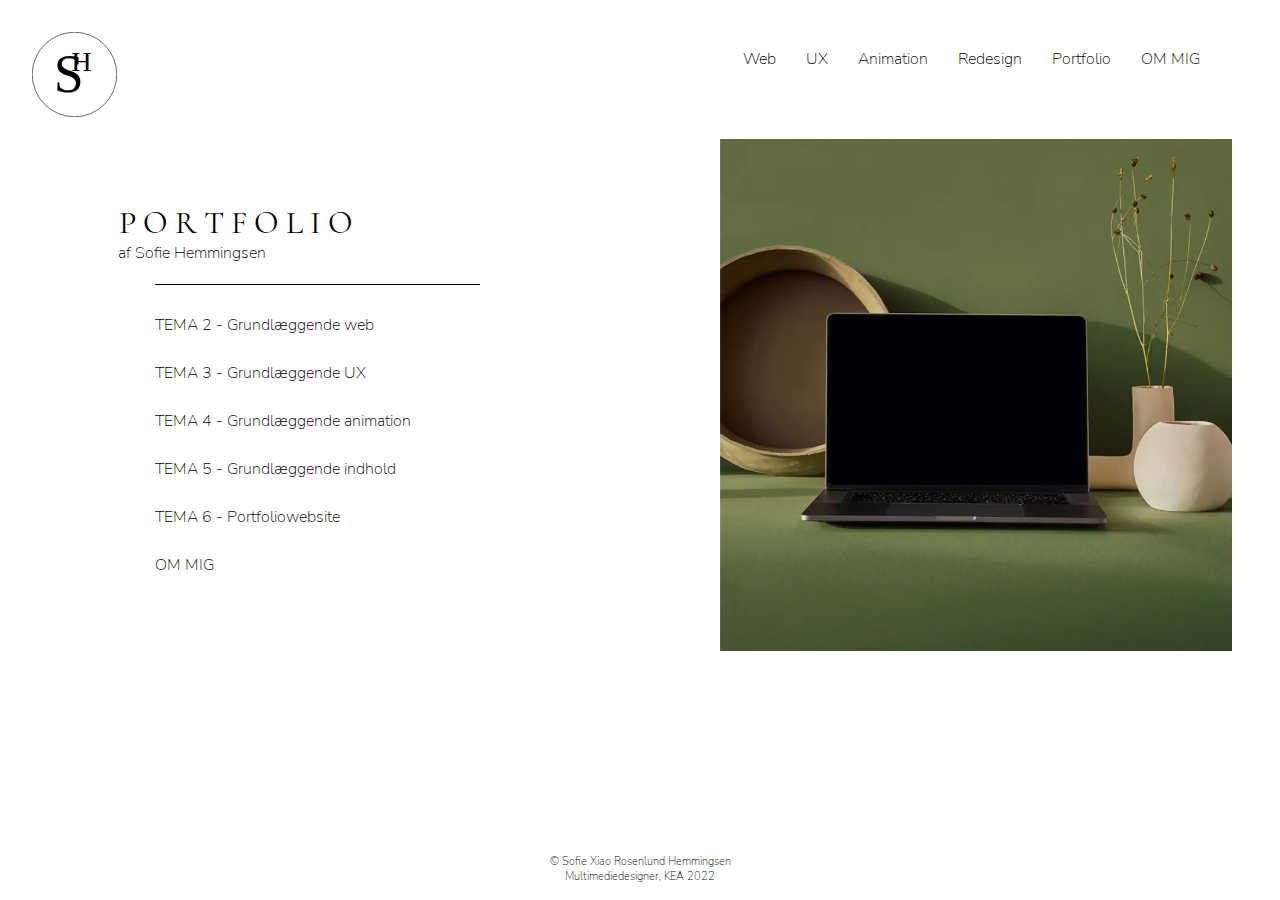
<file: index.html>
<!DOCTYPE html>
<html lang="da">
  <head>
    <meta charset="UTF-8" />
    <meta http-equiv="X-UA-Compatible" content="IE=edge" />
    <meta name="viewport" content="width=device-width, initial-scale=1.0" />
    <meta name="robots" content="noindex" />
    <link rel="icon" type="image/svg+xml" href="billeder/logo.svg" />
    <link rel="stylesheet" href="mutual_styles.css" />
    <link rel="stylesheet" href="styles.css" />
    <title>forside</title>
  </head>

  <body class="index_body">
    <header>
      <div class="navlogo">
        <a href="index.html"><img class="logo" width="64" height="64" src="billeder/logo.svg" alt="logo" /></a>
      </div>
      <nav class="menu-bar">
        <button class="toggle-btn">MENU</button>
        <ul>
          <li><a href="web.html">Web</a></li>
          <li><a href="ux.html">UX</a></li>
          <li><a href="animation.html">Animation</a></li>
          <li><a href="redesign.html">Redesign</a></li>
          <li><a href="portfolio.html">Portfolio</a></li>
          <li><a href="om.html">OM MIG</a></li>
        </ul>
      </nav>
    </header>
    <main class="portfolio_index">
      <section>
        <div class="index_indhold">
          <div class="index_overskrift">
            <h1>P O R T F O L I O</h1>
            <h3>af Sofie Hemmingsen</h3>
          </div>
          <div class="containerline_index"></div>

          <ul>
            <li><a href="https://sofiexiao.dk/kea/02_web/04_responsive/responsive_v2/index.html">TEMA 2 - Grundlæggende web</a></li>
            <li><a href="https://xd.adobe.com/view/404898ba-db35-49e1-9da2-e043fc4f8b5a-151b/?fullscreen&hints=off">TEMA 3 - Grundlæggende UX</a></li>
            <li><a href="https://sofiexiao.dk/kea/04_animation/spil/spil.html">TEMA 4 - Grundlæggende animation</a></li>
            <li><a href="https://feli5659.github.io/redesign/om.html">TEMA 5 - Grundlæggende indhold</a></li>
            <li><a href="portfolio.html">TEMA 6 - Portfoliowebsite</a></li>
            <li><a href="om.html">OM MIG</a></li>
          </ul>
        </div>
        <img class="desktop_splashbillede" src="billeder/desktopbillede.webp" alt="desktopbillede" />
      </section>
    </main>
    <footer class="footer_index">
      &copy; Sofie Xiao Rosenlund Hemmingsen<br />
      Multimediedesigner, KEA 2022
    </footer>
    <script src="script.js"></script>
  </body>
</html>
</file>
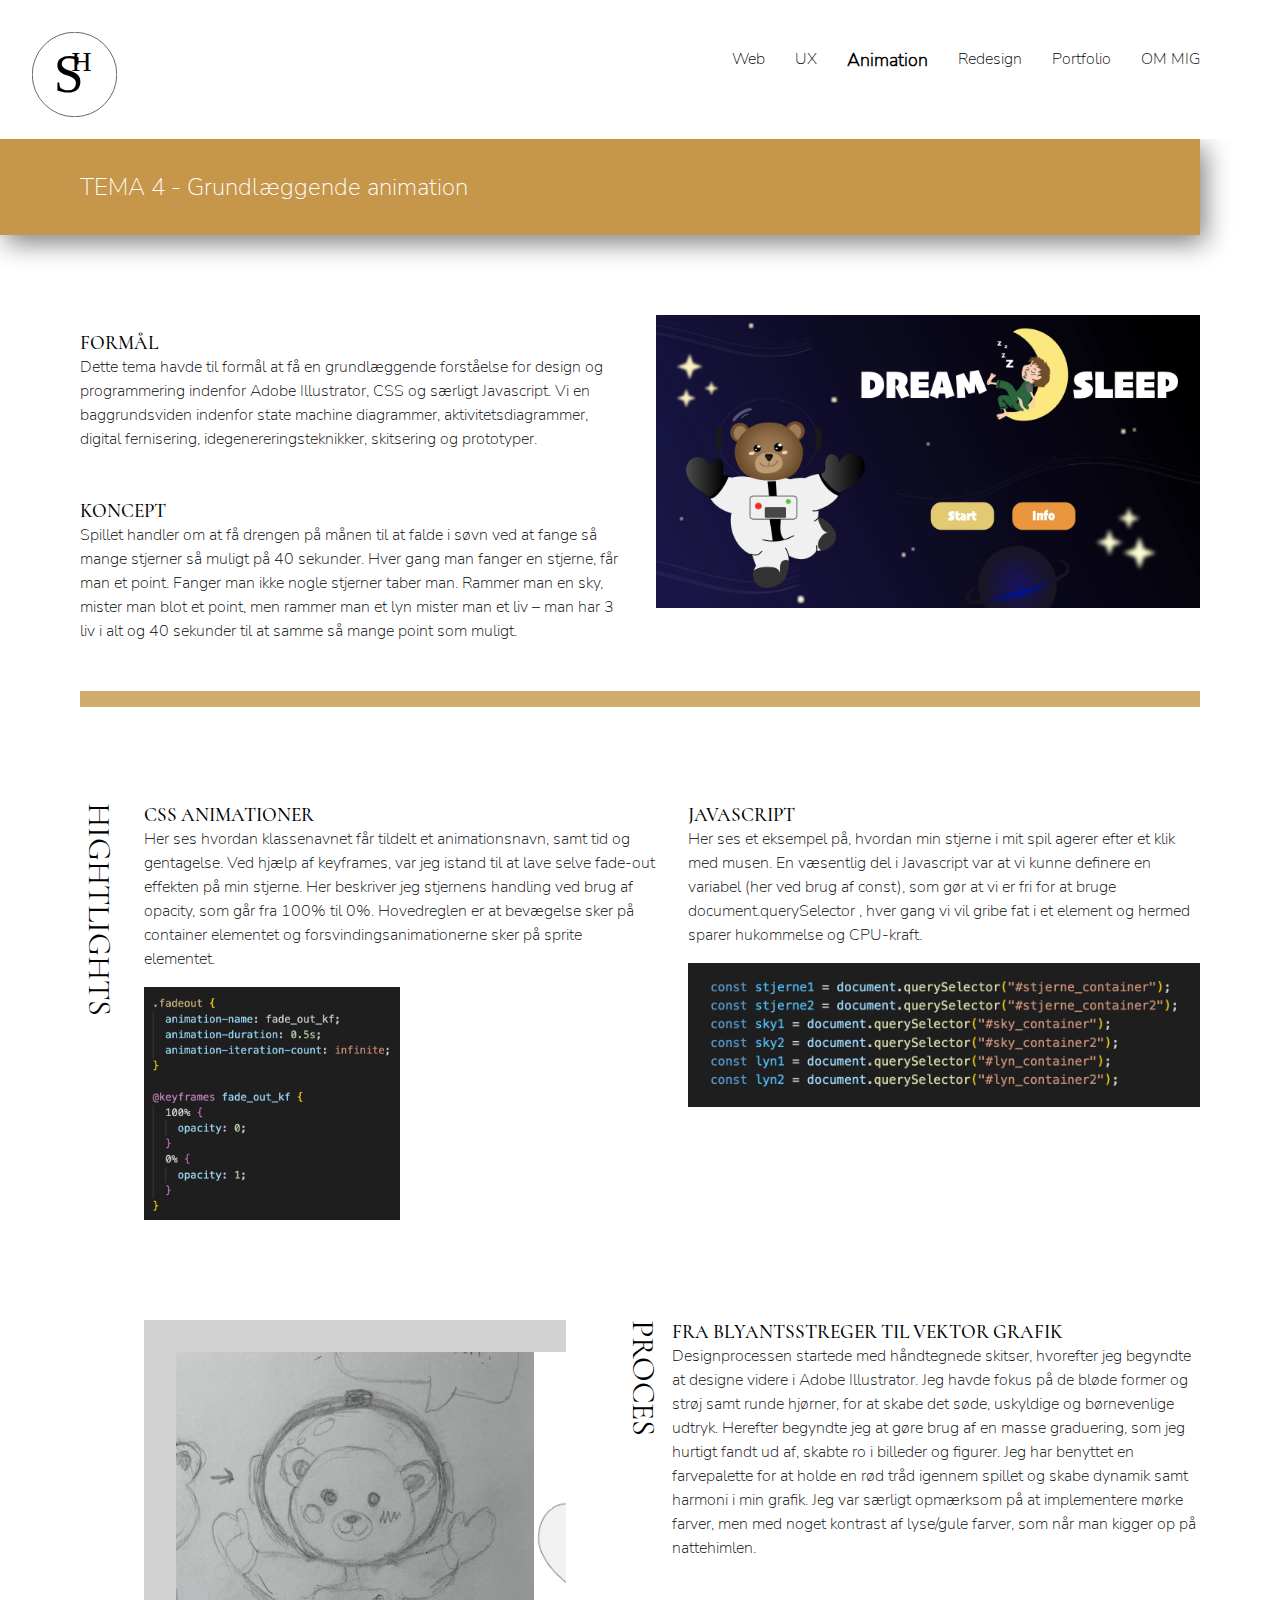
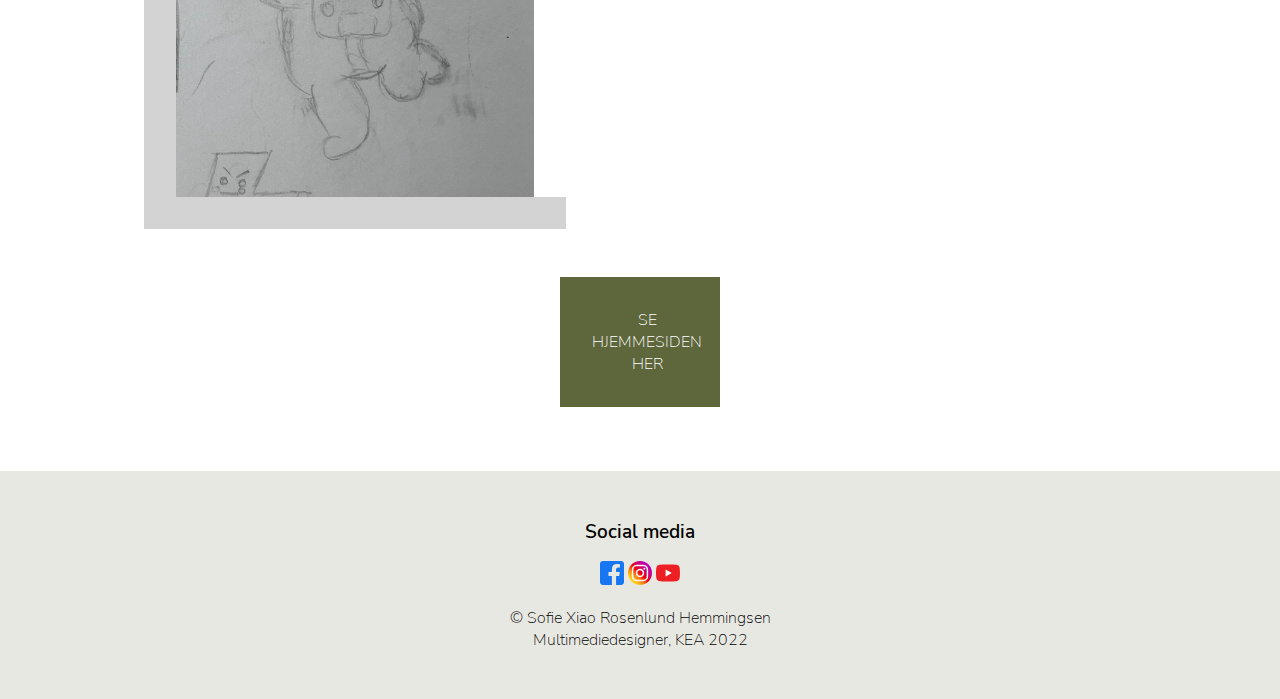
<file: animation.html>
<!DOCTYPE html>
<html lang="da">
  <head>
    <meta charset="UTF-8" />
    <meta http-equiv="X-UA-Compatible" content="IE=edge" />
    <meta name="viewport" content="width=device-width, initial-scale=1.0" />
    <meta name="robots" content="noindex" />
    <link rel="icon" type="image/svg+xml" href="billeder/logo.svg" />
    <link rel="stylesheet" href="mutual_styles.css" />
    <link rel="stylesheet" href="styles.css" />
    <title>animation</title>
  </head>
  <body>
    <header>
      <div class="navlogo">
        <a href="index.html"><img class="logo" width="64" height="64" src="billeder/logo.svg" alt="logo" /></a>
      </div>
      <nav class="menu-bar">
        <button class="toggle-btn">MENU</button>
        <ul>
          <li><a href="web.html">Web</a></li>
          <li><a href="ux.html">UX</a></li>
          <li class="toggle_animation"><a href="animation.html">Animation</a></li>
          <li><a href="redesign.html">Redesign</a></li>
          <li><a href="portfolio.html">Portfolio</a></li>
          <li><a href="om.html">OM MIG</a></li>
        </ul>
      </nav>
    </header>

    <section class="grid0">
      <div class="tema_overskrift_ani"></div>
      <div class="tema_navn"><h2>TEMA 4 - Grundlæggende animation</h2></div>
    </section>
    <main class="main_margin">
      <section class="grid1_ani">
        <div class="formaal_koncept_ani">
          <h3>FORMÅL</h3>
          <p>Dette tema havde til formål at få en grundlæggende forståelse for design og programmering indenfor Adobe Illustrator, CSS og særligt Javascript. Vi en baggrundsviden indenfor state machine diagrammer, aktivitetsdiagrammer, digital fernisering, idegenereringsteknikker, skitsering og prototyper.</p>
          <h3>KONCEPT</h3>
          <p>Spillet handler om at få drengen på månen til at falde i søvn ved at fange så mange stjerner så muligt på 40 sekunder. Hver gang man fanger en stjerne, får man et point. Fanger man ikke nogle stjerner taber man. Rammer man en sky, mister man blot et point, men rammer man et lyn mister man et liv – man har 3 liv i alt og 40 sekunder til at samme så mange point som muligt.</p>
        </div>
        <img class="spilforside_billede" width="2880" height="1556" src="billeder/spil_forside.webp" alt="spilforside" />
      </section>
      <div class="containerline_ani"></div>
      <section class="grid2_ani">
        <div class="highlights_ani"><h1>HIGHTLIGHTS</h1></div>
        <div class="highlight_css_ani">
          <h3>CSS ANIMATIONER</h3>
          <p>Her ses hvordan klassenavnet får tildelt et animationsnavn, samt tid og gentagelse. Ved hjælp af keyframes, var jeg istand til at lave selve fade-out effekten på min stjerne. Her beskriver jeg stjernens handling ved brug af opacity, som går fra 100% til 0%. Hovedreglen er at bevægelse sker på container elementet og forsvindingsanimationerne sker på sprite elementet.</p>
          <img class="css_billede_ani" width="708" height="646" src="billeder/css_billede.webp" alt="cssbillede" />
        </div>

        <div class="highlight_javascript_ani">
          <h3>JAVASCRIPT</h3>
          <p>Her ses et eksempel på, hvordan min stjerne i mit spil agerer efter et klik med musen. En væsentlig del i Javascript var at vi kunne definere en variabel (her ved brug af const), som gør at vi er fri for at bruge document.querySelector , hver gang vi vil gribe fat i et element og hermed sparer hukommelse og CPU-kraft.</p>
          <img class="javascript_billede_ani" width="1194" height="336" src="billeder/javascript_billede.webp" alt="javascriptbillede" />
        </div>
      </section>

      <section class="grid3_ani">
        <div class="proces_ani"><h1>PROCES</h1></div>
        <div class="proces_indhold_ani">
          <h3>FRA BLYANTSSTREGER TIL VEKTOR GRAFIK</h3>
          <p>Designprocessen startede med håndtegnede skitser, hvorefter jeg begyndte at designe videre i Adobe Illustrator. Jeg havde fokus på de bløde former og strøj samt runde hjørner, for at skabe det søde, uskyldige og børnevenlige udtryk. Herefter begyndte jeg at gøre brug af en masse graduering, som jeg hurtigt fandt ud af, skabte ro i billeder og figurer. Jeg har benyttet en farvepalette for at holde en rød tråd igennem spillet og skabe dynamik samt harmoni i min grafik. Jeg var særligt opmærksom på at implementere mørke farver, men med noget kontrast af lyse/gule farver, som når man kigger op på nattehimlen.</p>
        </div>
        <div class="bjoerne_skitse">
          <img class="bjoernskitse1_billede" width="546" height="668" src="billeder/bjoern_skitse1.webp" alt="bjørn_skitse1" />
          <img class="bjoernskitse2_billede" width="404" height="502" src="billeder/bjoern_skitse2.webp" alt="bjørn_skitse2" />
          <img class="bjoernskitse3_billede" src="billeder/bjoern_done.svg" alt="bjørn_skitse3" />
        </div>
        <div class="link_produkt"><a href="https://sofiexiao.dk/kea/04_animation/spil/spil.html">SE HJEMMESIDEN HER</a></div>
      </section>
    </main>

    <footer class="grid">
      <div class="footer">
        <h3>Social media</h3>
        <a href="https://www.facebook.com/sofie.hemmingsen.9/"> <img class="facebook" src="icon/fb.svg" alt="facebook" /></a>
        <a href="https://www.instagram.com/sofie.hemmingsen/?hl=da"> <img class="instagram" src="icon/ig.svg" alt="facebook" /></a>
        <a href="https://www.youtube.com/channel/UCoTUY1L_-8vrWvJdkS2fkWg"> <img class="youtube" src="icon/yt.svg" alt="facebook" /></a>
        <div class="copyright">
          &copy; Sofie Xiao Rosenlund Hemmingsen<br />
          Multimediedesigner, KEA 2022
        </div>
      </div>
    </footer>
    <script src="script.js"></script>
  </body>
</html>
</file>
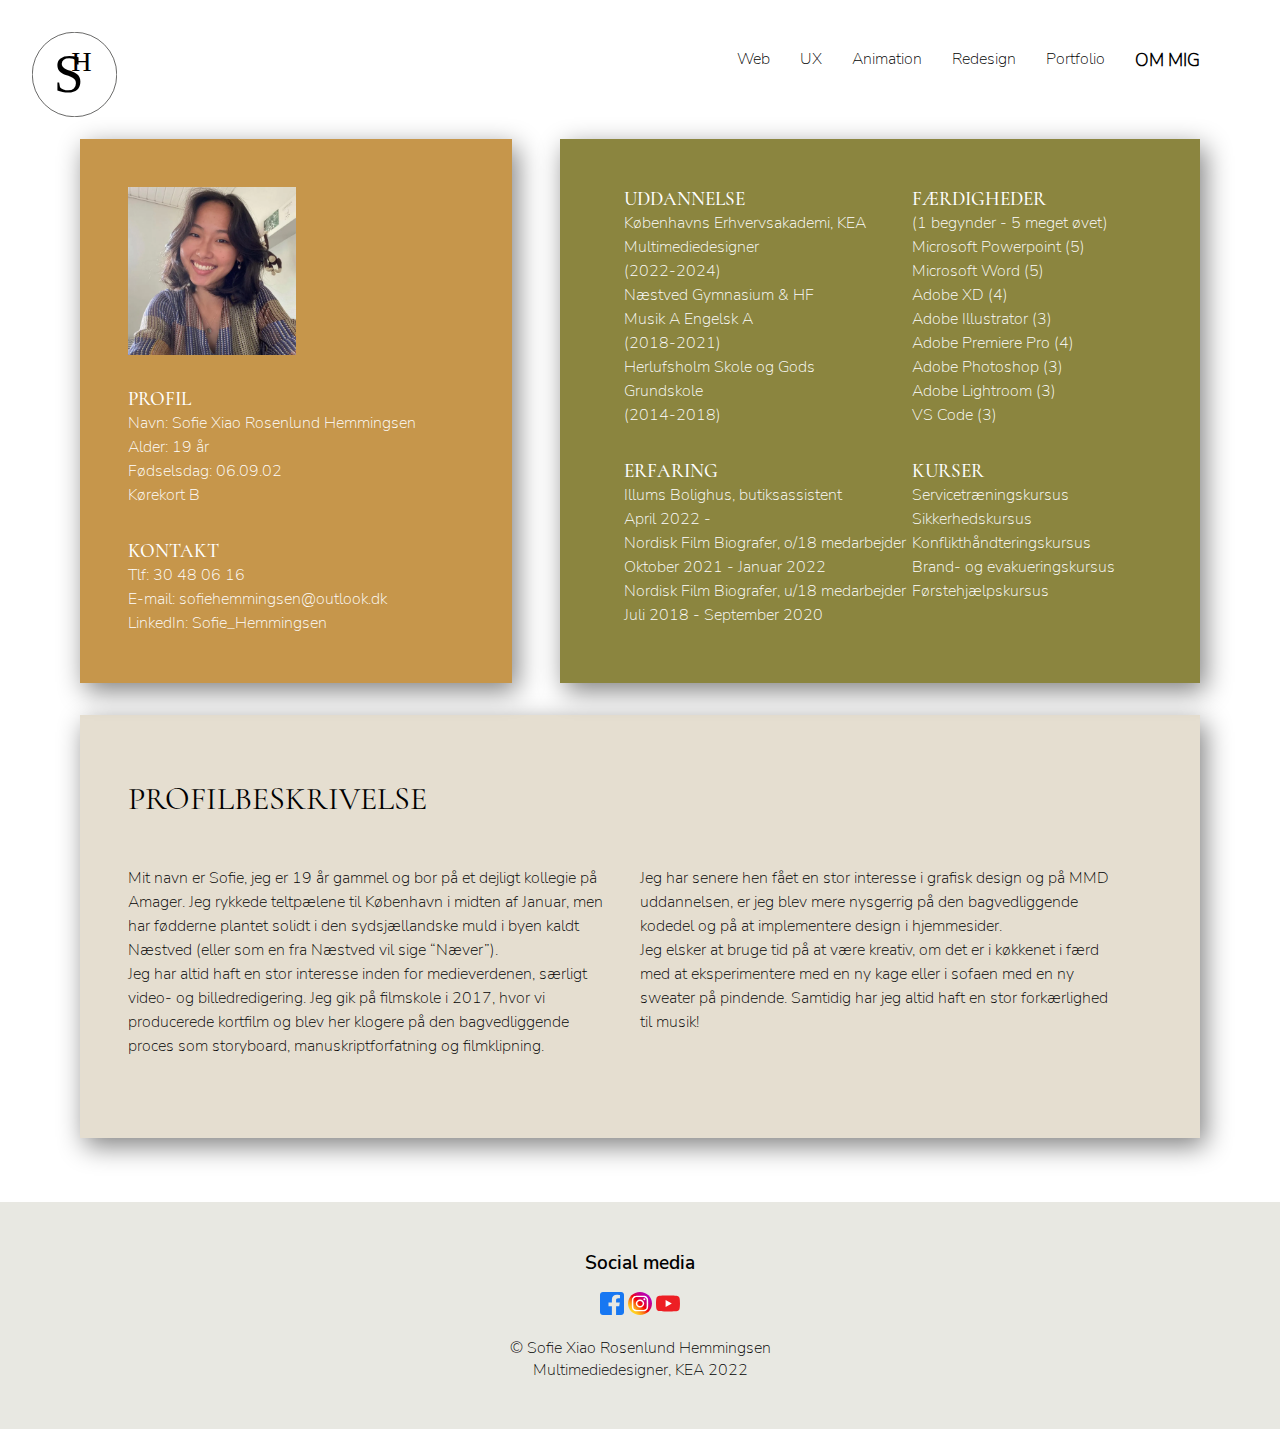
<file: om.html>
<!DOCTYPE html>
<html lang="da">
  <head>
    <meta charset="UTF-8" />
    <meta http-equiv="X-UA-Compatible" content="IE=edge" />
    <meta name="viewport" content="width=device-width, initial-scale=1.0" />
    <meta name="robots" content="noindex" />
    <link rel="icon" type="image/svg+xml" href="billeder/logo.svg" />
    <link rel="stylesheet" href="mutual_styles.css" />
    <link rel="stylesheet" href="styles.css" />
    <title>om mig</title>
  </head>
  <body>
    <header>
      <div class="navlogo">
        <a href="index.html"><img class="logo" width="64" height="64" src="billeder/logo.svg" alt="logo" /></a>
      </div>
      <nav class="menu-bar">
        <button class="toggle-btn">MENU</button>
        <ul>
          <li><a href="web.html">Web</a></li>
          <li><a href="ux.html">UX</a></li>
          <li><a href="animation.html">Animation</a></li>
          <li><a href="redesign.html">Redesign</a></li>
          <li><a href="portfolio.html">Portfolio</a></li>
          <li class="toggle_om"><a href="om.html">OM MIG</a></li>
        </ul>
      </nav>
    </header>
    <main class="main_margin">
      <section class="grid1_om">
        <div class="container1_om">
          <img width="960" height="960" src="billeder/selvportraet.webp" alt="selvportraet" />
          <h3>PROFIL</h3>
          <p>
            Navn: Sofie Xiao Rosenlund Hemmingsen <br />
            Alder: 19 år <br />
            Fødselsdag: 06.09.02 <br />
            Kørekort B
          </p>

          <h3>KONTAKT</h3>
          <p>
            Tlf: 30 48 06 16 <br />
            E-mail: sofiehemmingsen@outlook.dk <br />
            LinkedIn: Sofie_Hemmingsen
          </p>
        </div>

        <div class="container2_om">
          <div class="indhold_col1_om">
            <h3>UDDANNELSE</h3>
            <p>
              Københavns Erhvervsakademi, KEA <br />
              Multimediedesigner <br />
              (2022-2024) <br />
              Næstved Gymnasium & HF <br />
              Musik A Engelsk A <br />
              (2018-2021) <br />
              Herlufsholm Skole og Gods <br />
              Grundskole <br />
              (2014-2018)
            </p>

            <h3>ERFARING</h3>
            <p>
              Illums Bolighus, butiksassistent <br />
              April 2022 - <br />
              Nordisk Film Biografer, o/18 medarbejder <br />
              Oktober 2021 - Januar 2022 <br />
              Nordisk Film Biografer, u/18 medarbejder <br />
              Juli 2018 - September 2020
            </p>
          </div>
          <div class="indhold_col2_om">
            <h3>FÆRDIGHEDER</h3>
            <p>
              (1 begynder - 5 meget øvet)<br />

              Microsoft Powerpoint (5)<br />
              Microsoft Word (5)<br />
              Adobe XD (4)<br />
              Adobe Illustrator (3)<br />
              Adobe Premiere Pro (4)<br />
              Adobe Photoshop (3)<br />
              Adobe Lightroom (3)<br />
              VS Code (3)<br />
            </p>

            <h3>KURSER</h3>
            <p>
              Servicetræningskursus<br />
              Sikkerhedskursus Konflikthåndteringskursus<br />
              Brand- og evakueringskursus <br />
              Førstehjælpskursus<br />
            </p>
          </div>
        </div>
      </section>

      <div class="container3_om">
        <h1>PROFILBESKRIVELSE</h1>
        <p class="beskrivelse1_om">
          Mit navn er Sofie, jeg er 19 år gammel og bor på et dejligt kollegie på Amager. Jeg rykkede teltpælene til København i midten af Januar, men har fødderne plantet solidt i den sydsjællandske muld i byen kaldt Næstved (eller som en fra Næstved vil sige “Næver”). <br />
          Jeg har altid haft en stor interesse inden for medieverdenen, særligt video- og billedredigering. Jeg gik på filmskole i 2017, hvor vi producerede kortfilm og blev her klogere på den bagvedliggende proces som storyboard, manuskriptforfatning og filmklipning. <br />
        </p>
        <p class="beskrivelse2_om">
          Jeg har senere hen fået en stor interesse i grafisk design og på MMD uddannelsen, er jeg blev mere nysgerrig på den bagvedliggende kodedel og på at implementere design i hjemmesider. <br />
          Jeg elsker at bruge tid på at være kreativ, om det er i køkkenet i færd med at eksperimentere med en ny kage eller i sofaen med en ny sweater på pindende. Samtidig har jeg altid haft en stor forkærlighed til musik!
        </p>
      </div>
    </main>
    <footer class="grid">
      <div class="footer">
        <h3>Social media</h3>
        <a href="https://www.facebook.com/sofie.hemmingsen.9/"> <img class="facebook" src="icon/fb.svg" alt="facebook" /></a>
        <a href="https://www.instagram.com/sofie.hemmingsen/?hl=da"> <img class="instagram" src="icon/ig.svg" alt="facebook" /></a>
        <a href="https://www.youtube.com/channel/UCoTUY1L_-8vrWvJdkS2fkWg"> <img class="youtube" src="icon/yt.svg" alt="facebook" /></a>
        <div class="copyright">
          &copy; Sofie Xiao Rosenlund Hemmingsen<br />
          Multimediedesigner, KEA 2022
        </div>
      </div>
    </footer>
    <script src="script.js"></script>
  </body>
</html>
</file>
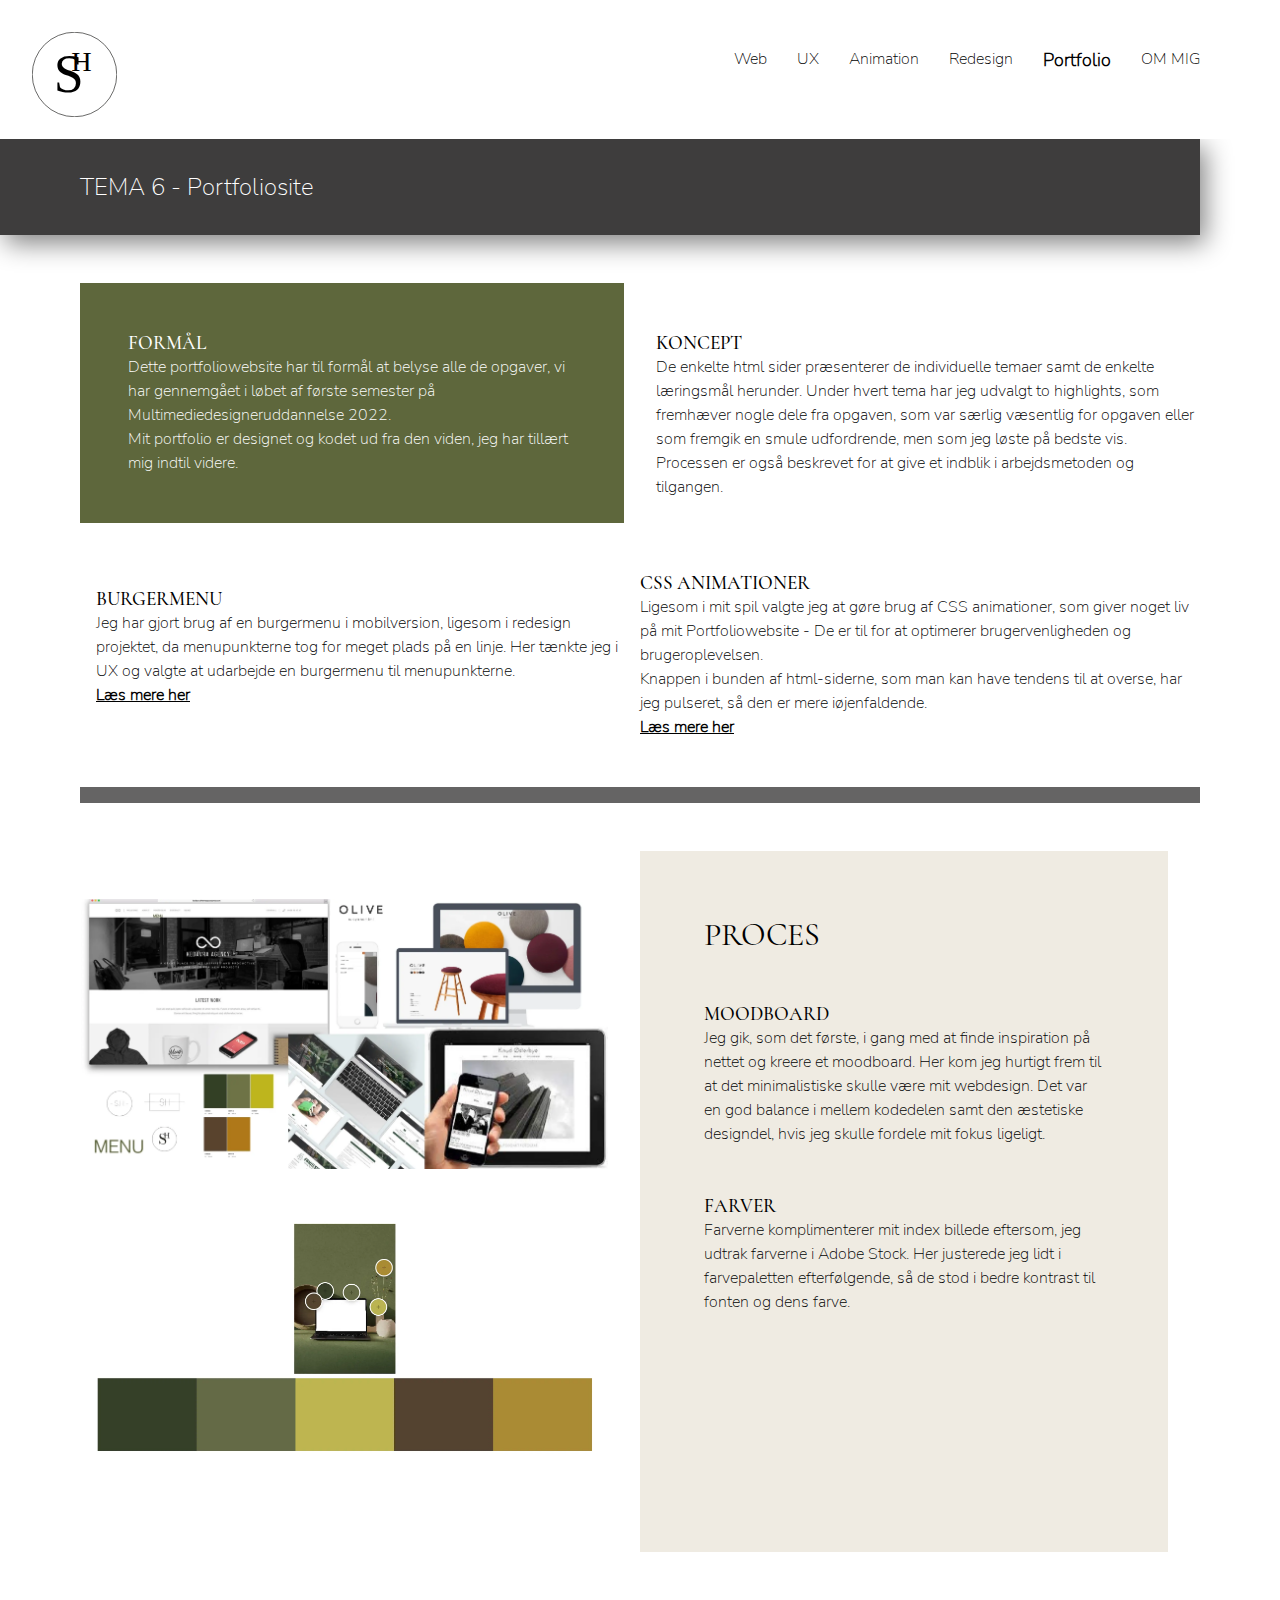
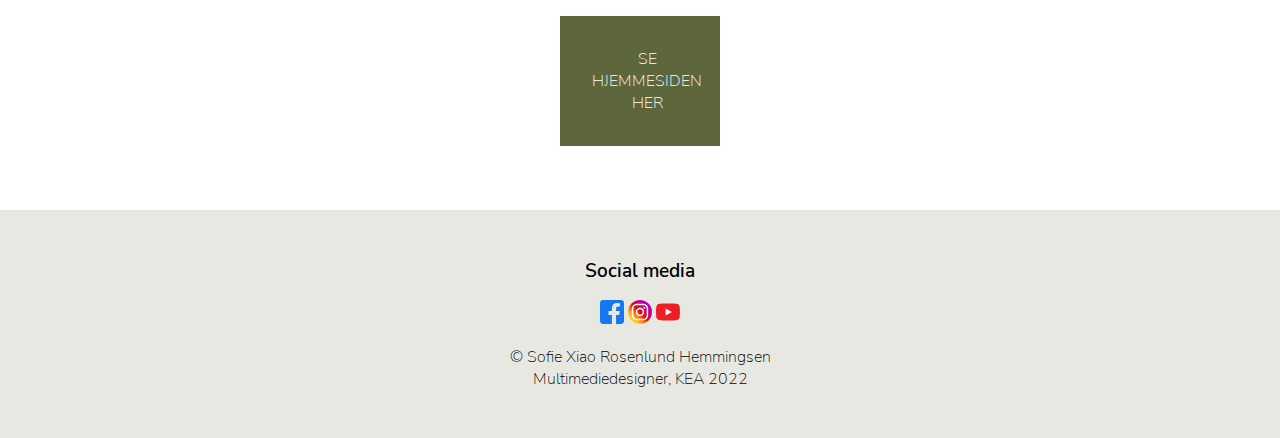
<file: portfolio.html>
<!DOCTYPE html>
<html lang="da">
  <head>
    <meta charset="UTF-8" />
    <meta http-equiv="X-UA-Compatible" content="IE=edge" />
    <meta name="viewport" content="width=device-width, initial-scale=1.0" />
    <meta name="robots" content="noindex" />
    <link rel="icon" type="image/svg+xml" href="billeder/logo.svg" />
    <link rel="stylesheet" href="mutual_styles.css" />
    <link rel="stylesheet" href="styles.css" />
    <title>portfolio</title>
  </head>
  <body>
    <header>
      <div class="navlogo">
        <a href="index.html"><img class="logo" width="64" height="64" src="billeder/logo.svg" alt="logo" /></a>
      </div>
      <nav class="menu-bar">
        <button class="toggle-btn">MENU</button>
        <ul>
          <li><a href="web.html">Web</a></li>
          <li><a href="ux.html">UX</a></li>
          <li><a href="animation.html">Animation</a></li>
          <li><a href="redesign.html">Redesign</a></li>
          <li class="toggle_portfolio"><a href="portfolio.html">Portfolio</a></li>
          <li><a href="om.html">OM MIG</a></li>
        </ul>
      </nav>
    </header>
    <section class="grid0">
      <div class="tema_overskrift_portfolio"></div>
      <div class="tema_navn"><h2>TEMA 6 - Portfoliosite</h2></div>
    </section>
    <main class="main_margin">
      <section class="grid1_pf">
        <div class="formaal_pf">
          <h3>FORMÅL</h3>
          <p>
            Dette portfoliowebsite har til formål at belyse alle de opgaver, vi har gennemgået i løbet af første semester på Multimediedesigneruddannelse 2022. <br />
            Mit portfolio er designet og kodet ud fra den viden, jeg har tillært mig indtil videre.
          </p>
        </div>
        <div class="koncept_pf">
          <h3>KONCEPT</h3>
          <p>De enkelte html sider præsenterer de individuelle temaer samt de enkelte læringsmål herunder. Under hvert tema har jeg udvalgt to highlights, som fremhæver nogle dele fra opgaven, som var særlig væsentlig for opgaven eller som fremgik en smule udfordrende, men som jeg løste på bedste vis. Processen er også beskrevet for at give et indblik i arbejdsmetoden og tilgangen.</p>
        </div>
      </section>

      <section class="grid2_pf">
        <div class="highlights_pf">
          <h1>HIGHLIGHTS</h1>
        </div>
        <div class="burgermenu_pf">
          <h3>BURGERMENU</h3>
          <p>Jeg har gjort brug af en burgermenu i mobilversion, ligesom i redesign projektet, da menupunkterne tog for meget plads på en linje. Her tænkte jeg i UX og valgte at udarbejde en burgermenu til menupunkterne.</p>
          <a class="laes_mere_her" href="redesign.html"><p>Læs mere her</p></a>
        </div>

        <div class="css_animation_pf">
          <h3>CSS ANIMATIONER</h3>
          <p>Ligesom i mit spil valgte jeg at gøre brug af CSS animationer, som giver noget liv på mit Portfoliowebsite - De er til for at optimerer brugervenligheden og brugeroplevelsen. <br />Knappen i bunden af html-siderne, som man kan have tendens til at overse, har jeg pulseret, så den er mere iøjenfaldende.</p>
          <a class="laes_mere_her" href="animation.html"><p>Læs mere her</p></a>
        </div>
      </section>

      <div class="containerline_pf"></div>

      <section class="grid3_pf">
        <div class="proces_indhold_pf">
          <h1>PROCES</h1>

          <h3>MOODBOARD</h3>
          <p>Jeg gik, som det første, i gang med at finde inspiration på nettet og kreere et moodboard. Her kom jeg hurtigt frem til at det minimalistiske skulle være mit webdesign. Det var en god balance i mellem kodedelen samt den æstetiske designdel, hvis jeg skulle fordele mit fokus ligeligt.</p>

          <h3>FARVER</h3>
          <p>Farverne komplimenterer mit index billede eftersom, jeg udtrak farverne i Adobe Stock. Her justerede jeg lidt i farvepaletten efterfølgende, så de stod i bedre kontrast til fonten og dens farve.</p>
        </div>
        <img class="moodboard_pf" width="2138" height="1097" src="billeder/moodboard.webp" alt="moodboard" />
        <img class="adobe_color_pf" width="2044" height="936" src="billeder/farve_pf.webp" alt="adobecolor" />
        <div class="link_produkt"><a href="https://xd.adobe.com/view/404898ba-db35-49e1-9da2-e043fc4f8b5a-151b/?fullscreen&hints=off">SE HJEMMESIDEN HER</a></div>
      </section>
    </main>

    <footer class="grid">
      <div class="footer">
        <h3>Social media</h3>
        <a href="https://www.facebook.com/sofie.hemmingsen.9/"> <img class="facebook" src="icon/fb.svg" alt="facebook" /></a>
        <a href="https://www.instagram.com/sofie.hemmingsen/?hl=da"> <img class="instagram" src="icon/ig.svg" alt="facebook" /></a>
        <a href="https://www.youtube.com/channel/UCoTUY1L_-8vrWvJdkS2fkWg"> <img class="youtube" src="icon/yt.svg" alt="facebook" /></a>
        <div class="copyright">
          &copy; Sofie Xiao Rosenlund Hemmingsen<br />
          Multimediedesigner, KEA 2022
        </div>
      </div>
    </footer>
    <script src="script.js"></script>
  </body>
</html>
</file>
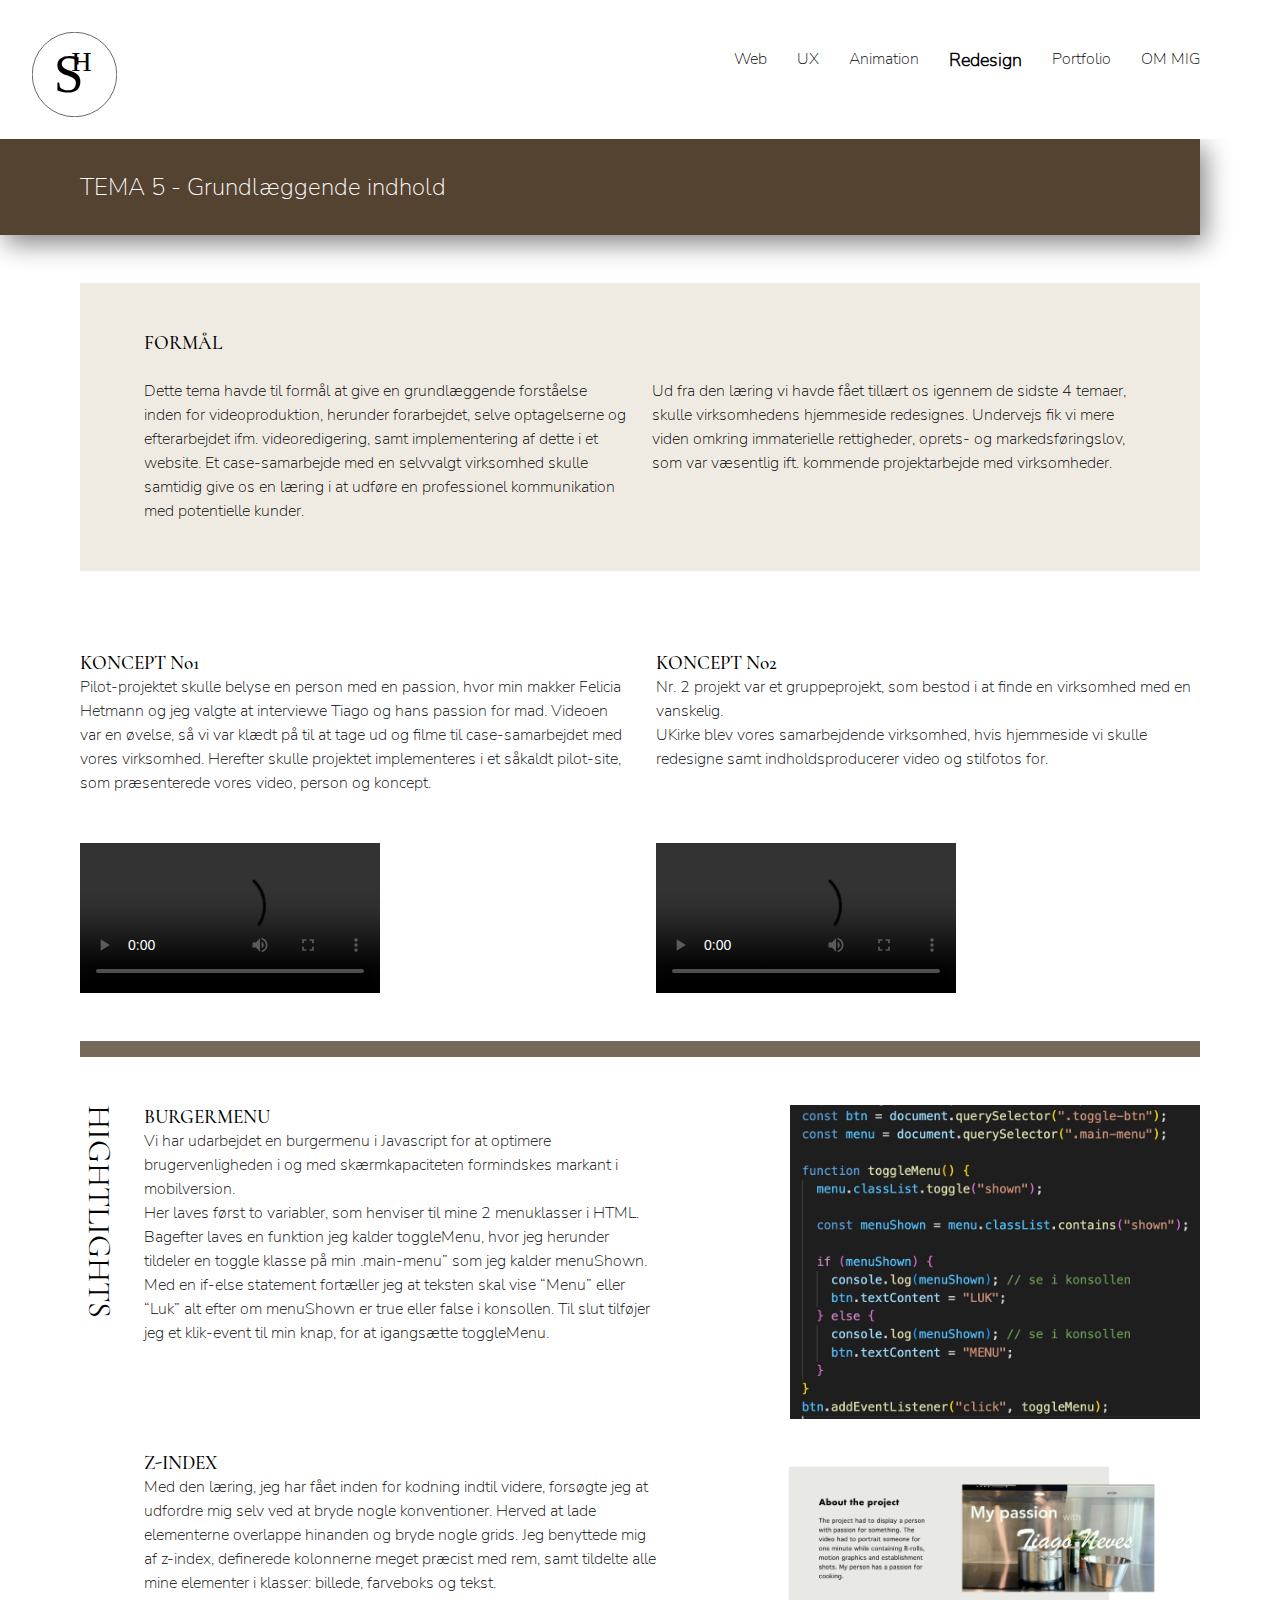
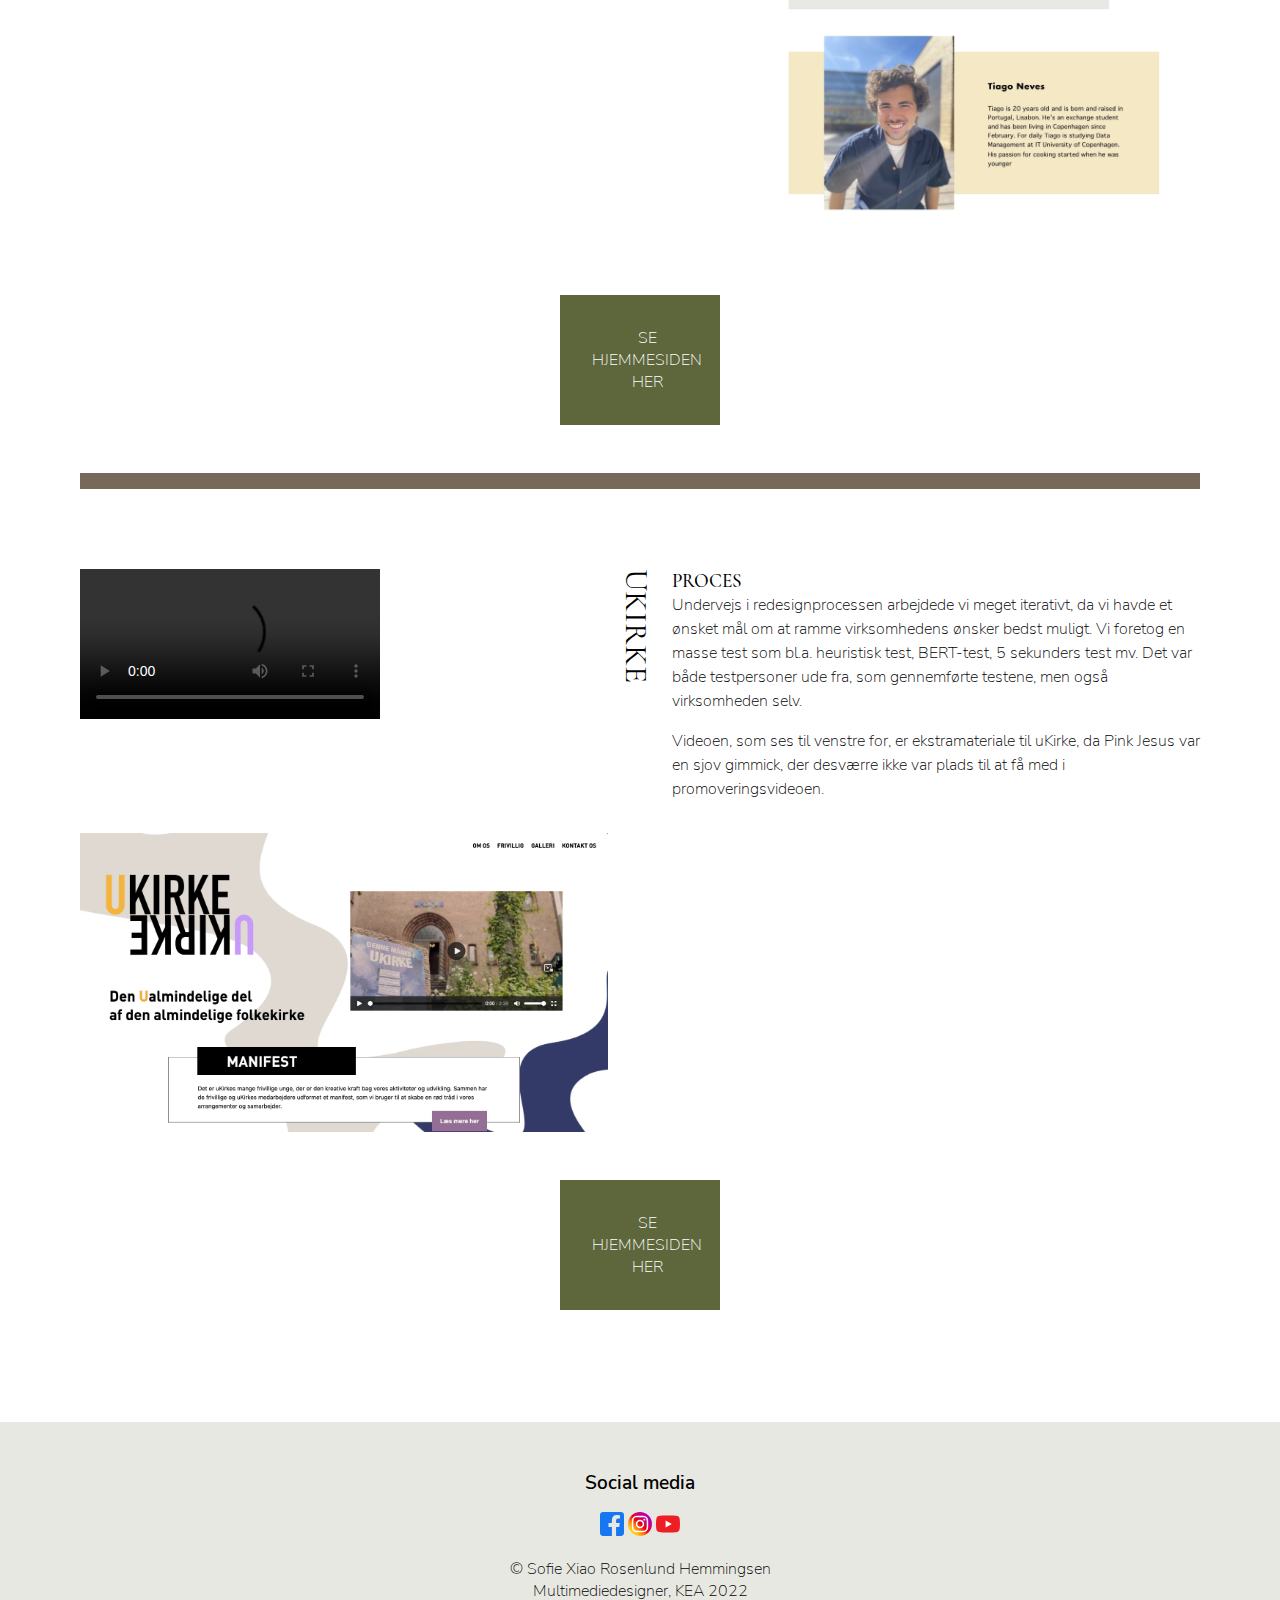
<file: redesign.html>
<!DOCTYPE html>
<html lang="da">
  <head>
    <meta charset="UTF-8" />
    <meta http-equiv="X-UA-Compatible" content="IE=edge" />
    <meta name="viewport" content="width=device-width, initial-scale=1.0" />
    <meta name="robots" content="noindex" />
    <link rel="icon" type="image/svg+xml" href="billeder/logo.svg" />
    <link rel="stylesheet" href="mutual_styles.css" />
    <link rel="stylesheet" href="styles.css" />
    <title>redesign</title>
  </head>
  <body>
    <header>
      <div class="navlogo">
        <a href="index.html"><img class="logo" width="64" height="64" src="billeder/logo.svg" alt="logo" /></a>
      </div>
      <nav class="menu-bar">
        <button class="toggle-btn">MENU</button>
        <ul>
          <li><a href="web.html">Web</a></li>
          <li><a href="ux.html">UX</a></li>
          <li><a href="animation.html">Animation</a></li>
          <li class="toggle_redesign"><a href="redesign.html">Redesign</a></li>
          <li><a href="portfolio.html">Portfolio</a></li>
          <li><a href="om.html">OM MIG</a></li>
        </ul>
      </nav>
    </header>
    <section class="grid0">
      <div class="tema_overskrift_re"></div>
      <div class="tema_navn"><h2>TEMA 5 - Grundlæggende indhold</h2></div>
    </section>
    <main class="main_margin">
      <section class="grid1_re">
        <h3>FORMÅL</h3>
        <div class="indhold1_re"><p>Dette tema havde til formål at give en grundlæggende forståelse inden for videoproduktion, herunder forarbejdet, selve optagelserne og efterarbejdet ifm. videoredigering, samt implementering af dette i et website. Et case-samarbejde med en selvvalgt virksomhed skulle samtidig give os en læring i at udføre en professionel kommunikation med potentielle kunder.</p></div>
        <div class="indhold2_re"><p>Ud fra den læring vi havde fået tillært os igennem de sidste 4 temaer, skulle virksomhedens hjemmeside redesignes. Undervejs fik vi mere viden omkring immaterielle rettigheder, oprets- og markedsføringslov, som var væsentlig ift. kommende projektarbejde med virksomheder.</p></div>
      </section>

      <section class="grid2_re">
        <div class="koncept1_indhold_re">
          <h3>KONCEPT No1</h3>
          <p>Pilot-projektet skulle belyse en person med en passion, hvor min makker Felicia Hetmann og jeg valgte at interviewe Tiago og hans passion for mad. Videoen var en øvelse, så vi var klædt på til at tage ud og filme til case-samarbejdet med vores virksomhed. Herefter skulle projektet implementeres i et såkaldt pilot-site, som præsenterede vores video, person og koncept.</p>
        </div>
        <video class="pilot_video" width="320" height="240" controls src="https://sofiexiao.dk/kea/05_indhold/01_pilotvideo/pilotvideo.mp4"></video>

        <div class="koncept2_indhold_re">
          <h3>KONCEPT No2</h3>
          <p>
            Nr. 2 projekt var et gruppeprojekt, som bestod i at finde en virksomhed med en vanskelig. <br />
            UKirke blev vores samarbejdende virksomhed, hvis hjemmeside vi skulle redesigne samt indholdsproducerer video og stilfotos for.
          </p>
        </div>
        <video class="intro_video" width="320" height="240" controls src="https://feliciahetman.dk/kea/05_indhold/02_redesign/hvad_er_ukirke.mp4"></video>
      </section>
      <div class="containerline_re"></div>

      <section class="grid4_re">
        <div class="highlights_re"><h1>HIGHTLIGHTS</h1></div>

        <div class="burger_indhold_re">
          <h3>BURGERMENU</h3>
          <p>
            Vi har udarbejdet en burgermenu i Javascript for at optimere brugervenligheden i og med skærmkapaciteten formindskes markant i mobilversion. <br />
            Her laves først to variabler, som henviser til mine 2 menuklasser i HTML. Bagefter laves en funktion jeg kalder toggleMenu, hvor jeg herunder tildeler en toggle klasse på min .main-menu” som jeg kalder menuShown. Med en if-else statement fortæller jeg at teksten skal vise “Menu” eller “Luk” alt efter om menuShown er true eller false i konsollen. Til slut tilføjer jeg et klik-event til min knap, for at igangsætte toggleMenu.
          </p>
        </div>
        <img class="burgermenu_billede" width="972" height="746" src="billeder/burgermenu.webp" alt="burgermenu" />

        <div class="index_indhold_re">
          <h3>Z-INDEX</h3>
          <p>Med den læring, jeg har fået inden for kodning indtil videre, forsøgte jeg at udfordre mig selv ved at bryde nogle konventioner. Herved at lade elementerne overlappe hinanden og bryde nogle grids. Jeg benyttede mig af z-index, definerede kolonnerne meget præcist med rem, samt tildelte alle mine elementer i klasser: billede, farveboks og tekst.</p>
        </div>
        <img class="grid_billede_re" width="1920" height="1603" src="billeder/zindex.webp" alt="burgermenu" />
        <div class="link_produkt"><a href="https://sofiexiao.dk/kea/05_indhold/01_pilotsite/index.html">SE HJEMMESIDEN HER</a></div>
      </section>
      <div class="containerline_re"></div>

      <section class="grid5_re">
        <div class="highlight_ukirke"><h1>UKIRKE</h1></div>
        <div class="proces_indhold_re">
          <h3>PROCES</h3>
          <p>Undervejs i redesignprocessen arbejdede vi meget iterativt, da vi havde et ønsket mål om at ramme virksomhedens ønsker bedst muligt. Vi foretog en masse test som bl.a. heuristisk test, BERT-test, 5 sekunders test mv. Det var både testpersoner ude fra, som gennemførte testene, men også virksomheden selv.</p>
          <p>Videoen, som ses til venstre for, er ekstramateriale til uKirke, da Pink Jesus var en sjov gimmick, der desværre ikke var plads til at få med i promoveringsvideoen.</p>
        </div>

        <img class="proces_redesign" width="2880" height="1630" src="billeder/proces_redesign.webp" alt="ukirke" />
        <video class="pink_jesus_video" width="320" height="240" controls src="https://feliciahetman.dk/kea/05_indhold/02_redesign/pink_jesus.mp4"></video>
        <div class="link_produkt"><a href="https://feli5659.github.io/redesign/om.html">SE HJEMMESIDEN HER</a></div>
      </section>
    </main>

    <footer class="grid">
      <div class="footer">
        <h3>Social media</h3>
        <a href="https://www.facebook.com/sofie.hemmingsen.9/"> <img class="facebook" src="icon/fb.svg" alt="facebook" /></a>
        <a href="https://www.instagram.com/sofie.hemmingsen/?hl=da"> <img class="instagram" src="icon/ig.svg" alt="facebook" /></a>
        <a href="https://www.youtube.com/channel/UCoTUY1L_-8vrWvJdkS2fkWg"> <img class="youtube" src="icon/yt.svg" alt="facebook" /></a>
        <div class="copyright">
          &copy; Sofie Xiao Rosenlund Hemmingsen<br />
          Multimediedesigner, KEA 2022
        </div>
      </div>
    </footer>
    <script src="script.js"></script>
  </body>
</html>
</file>
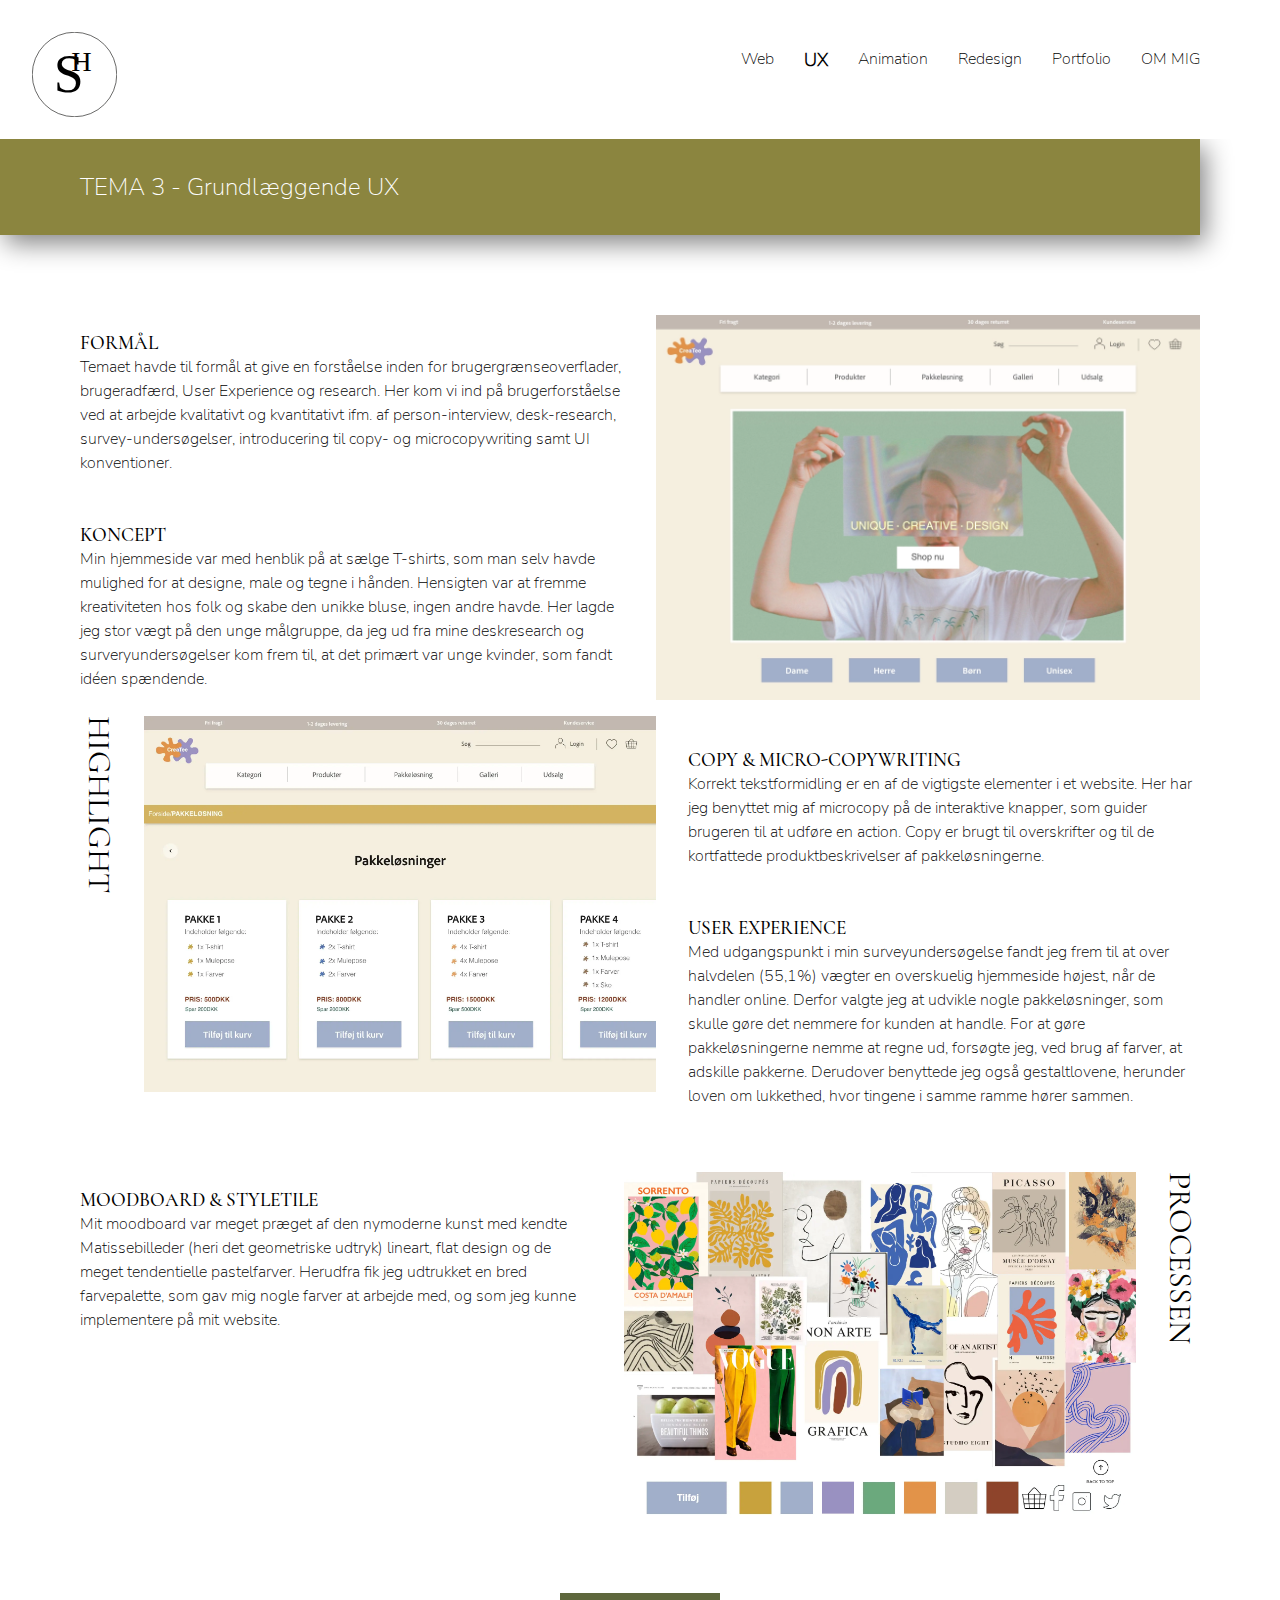
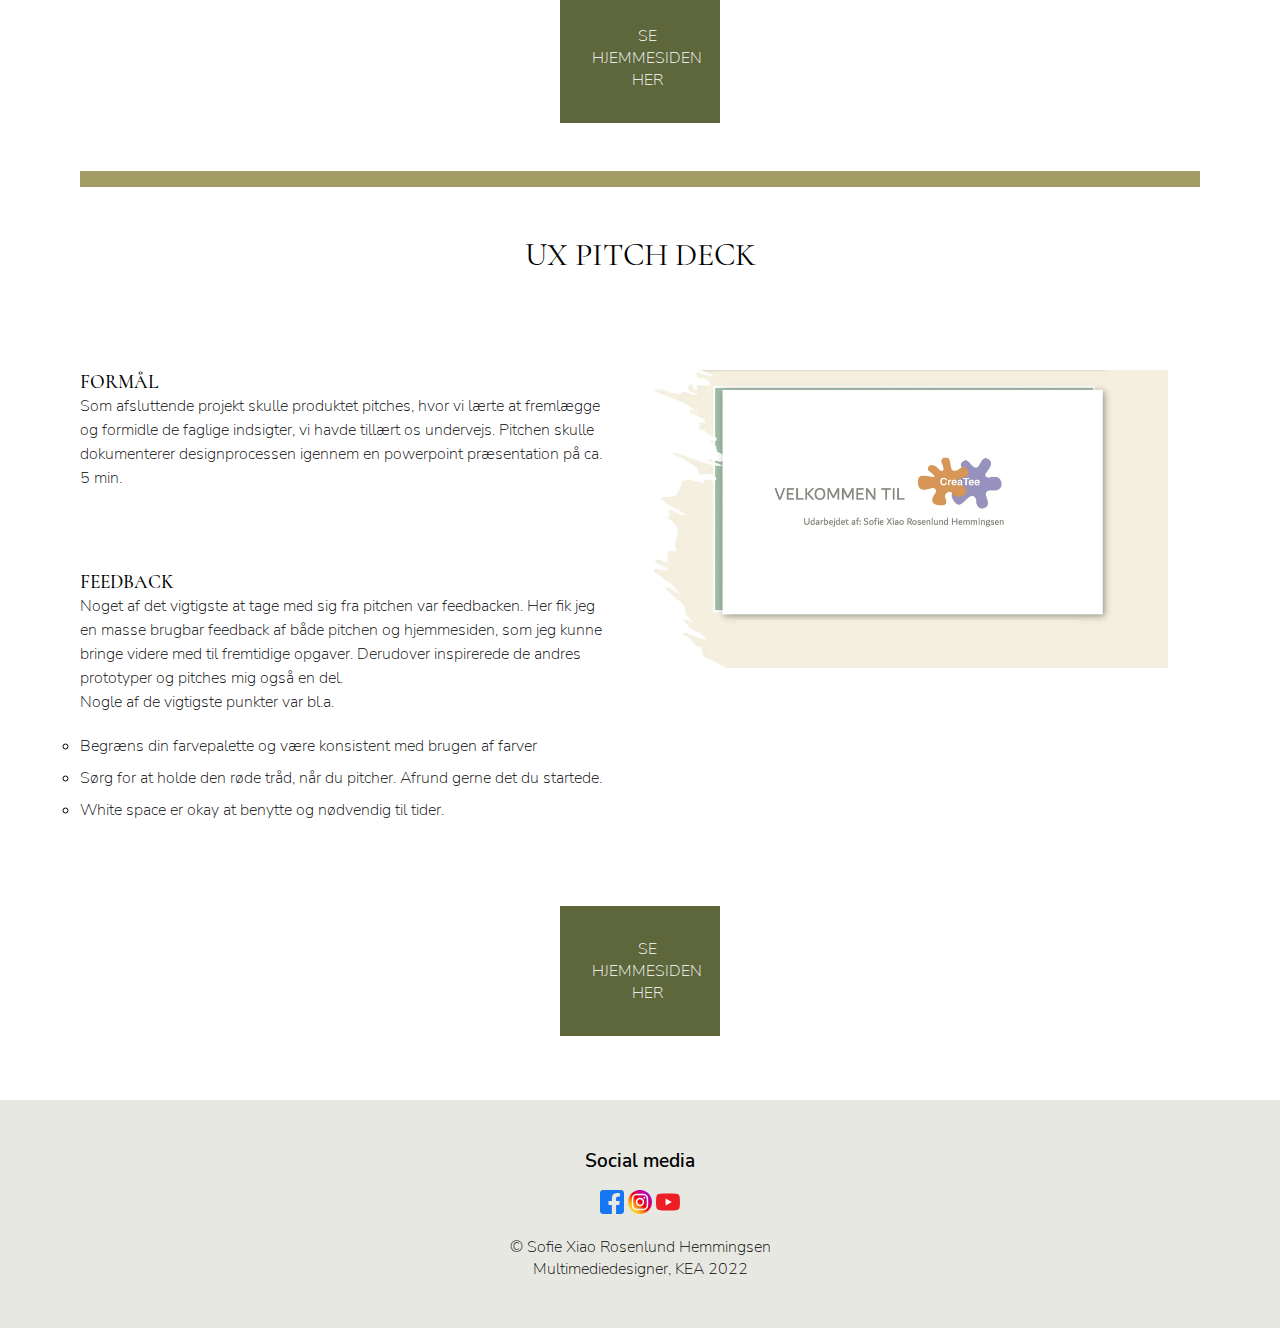
<file: ux.html>
<!DOCTYPE html>
<html lang="da">
  <head>
    <meta charset="UTF-8" />
    <meta http-equiv="X-UA-Compatible" content="IE=edge" />
    <meta name="viewport" content="width=device-width, initial-scale=1.0" />
    <meta name="robots" content="noindex" />
    <link rel="icon" type="image/svg+xml" href="billeder/logo.svg" />
    <link rel="stylesheet" href="mutual_styles.css" />
    <link rel="stylesheet" href="styles.css" />
    <title>ux</title>
  </head>
  <body>
    <header>
      <div class="navlogo">
        <a href="index.html"><img class="logo" width="64" height="64" src="billeder/logo.svg" alt="logo" /></a>
      </div>
      <nav class="menu-bar">
        <button class="toggle-btn">MENU</button>
        <ul>
          <li><a href="web.html">Web</a></li>
          <li class="toggle_ux"><a href="ux.html">UX</a></li>
          <li><a href="animation.html">Animation</a></li>
          <li><a href="redesign.html">Redesign</a></li>
          <li><a href="portfolio.html">Portfolio</a></li>
          <li><a href="om.html">OM MIG</a></li>
        </ul>
      </nav>
    </header>
    <section class="grid0">
      <div class="tema_overskrift_ux"></div>
      <div class="tema_navn"><h2>TEMA 3 - Grundlæggende UX</h2></div>
    </section>
    <main class="main_margin">
      <section class="grid1_ux">
        <div class="formaal_koncept_ux">
          <h3>FORMÅL</h3>
          <p>Temaet havde til formål at give en forståelse inden for brugergrænseoverflader, brugeradfærd, User Experience og research. Her kom vi ind på brugerforståelse ved at arbejde kvalitativt og kvantitativt ifm. af person-interview, desk-research, survey-undersøgelser, introducering til copy- og microcopywriting samt UI konventioner.</p>
          <h3>KONCEPT</h3>
          <p>Min hjemmeside var med henblik på at sælge T-shirts, som man selv havde mulighed for at designe, male og tegne i hånden. Hensigten var at fremme kreativiteten hos folk og skabe den unikke bluse, ingen andre havde. Her lagde jeg stor vægt på den unge målgruppe, da jeg ud fra mine deskresearch og surveryundersøgelser kom frem til, at det primært var unge kvinder, som fandt idéen spændende.</p>
        </div>
        <img class="ux_forside" width="1112" height="788" src="billeder/ux_billede.webp" alt="ux_billede" />
      </section>

      <section class="grid2_ux">
        <div class="highlights_indhold_ux">
          <h3>COPY & MICRO-COPYWRITING</h3>
          <p>Korrekt tekstformidling er en af de vigtigste elementer i et website. Her har jeg benyttet mig af microcopy på de interaktive knapper, som guider brugeren til at udføre en action. Copy er brugt til overskrifter og til de kortfattede produktbeskrivelser af pakkeløsningerne.</p>
          <h3>USER EXPERIENCE</h3>
          <p>Med udgangspunkt i min surveyundersøgelse fandt jeg frem til at over halvdelen (55,1%) vægter en overskuelig hjemmeside højest, når de handler online. Derfor valgte jeg at udvikle nogle pakkeløsninger, som skulle gøre det nemmere for kunden at handle. For at gøre pakkeløsningerne nemme at regne ud, forsøgte jeg, ved brug af farver, at adskille pakkerne. Derudover benyttede jeg også gestaltlovene, herunder loven om lukkethed, hvor tingene i samme ramme hører sammen.</p>
        </div>
        <div class="highlights_ux"><h1>HIGHLIGHT</h1></div>
        <img class="pakkeloesninger_billede" width="1920" height="1411" src="billeder/pakkeloesning.webp" alt="pakkeløsningerbillede" />
      </section>

      <section class="grid3_ux">
        <div class="proces_indhold_ux">
          <h3>MOODBOARD & STYLETILE</h3>
          <p>Mit moodboard var meget præget af den nymoderne kunst med kendte Matissebilleder (heri det geometriske udtryk) lineart, flat design og de meget tendentielle pastelfarver. Herudfra fik jeg udtrukket en bred farvepalette, som gav mig nogle farver at arbejde med, og som jeg kunne implementere på mit website.</p>
        </div>
        <div class="proces_ux"><h1>PROCESSEN</h1></div>
        <img class="moodboard_billede_ux" width="1920" height="1339" src="billeder/Moodboard_styltile.webp" alt="moodboard_styletile" />
        <div class="link_produkt"><a href="https://xd.adobe.com/view/404898ba-db35-49e1-9da2-e043fc4f8b5a-151b/?fullscreen&hints=off">SE HJEMMESIDEN HER</a></div>
      </section>
      <div class="containerline_ux"></div>

      <div class="overskrift_ux"><h1>UX PITCH DECK</h1></div>
      <section class="grid4_ux">
        <div class="formaal_ux">
          <h3>FORMÅL</h3>
          <p>Som afsluttende projekt skulle produktet pitches, hvor vi lærte at fremlægge og formidle de faglige indsigter, vi havde tillært os undervejs. Pitchen skulle dokumenterer designprocessen igennem en powerpoint præsentation på ca. 5 min.</p>
        </div>
        <div class="feedback_ux">
          <h3>FEEDBACK</h3>
          <p>
            Noget af det vigtigste at tage med sig fra pitchen var feedbacken. Her fik jeg en masse brugbar feedback af både pitchen og hjemmesiden, som jeg kunne bringe videre med til fremtidige opgaver. Derudover inspirerede de andres prototyper og pitches mig også en del. <br />
            Nogle af de vigtigste punkter var bl.a.
          </p>
          <ul>
            <li>Begræns din farvepalette og være konsistent med brugen af farver</li>
            <li>Sørg for at holde den røde tråd, når du pitcher. Afrund gerne det du startede.</li>
            <li>White space er okay at benytte og nødvendig til tider.</li>
          </ul>
        </div>
        <img class="ux_pitchdeck_billede" width="2048" height="1156" src="billeder/createe_pitch.webp" alt="forside_til_pitchdeck" />

        <div class="link_produkt"><a href="https://onedrive.live.com/view.aspx?resid=E03D9B4E8642CE41!3108&ithint=file%2cpptx&authkey=!AEAqhuuAlRBzr5Q">SE HJEMMESIDEN HER</a></div>
      </section>
    </main>

    <footer class="grid">
      <div class="footer">
        <h3>Social media</h3>
        <a href="https://www.facebook.com/sofie.hemmingsen.9/"> <img class="facebook" src="icon/fb.svg" alt="facebook" /></a>
        <a href="https://www.instagram.com/sofie.hemmingsen/?hl=da"> <img class="instagram" src="icon/ig.svg" alt="facebook" /></a>
        <a href="https://www.youtube.com/channel/UCoTUY1L_-8vrWvJdkS2fkWg"> <img class="youtube" src="icon/yt.svg" alt="facebook" /></a>
        <div class="copyright">
          &copy; Sofie Xiao Rosenlund Hemmingsen<br />
          Multimediedesigner, KEA 2022
        </div>
      </div>
    </footer>
    <script src="script.js"></script>
  </body>
</html>
</file>
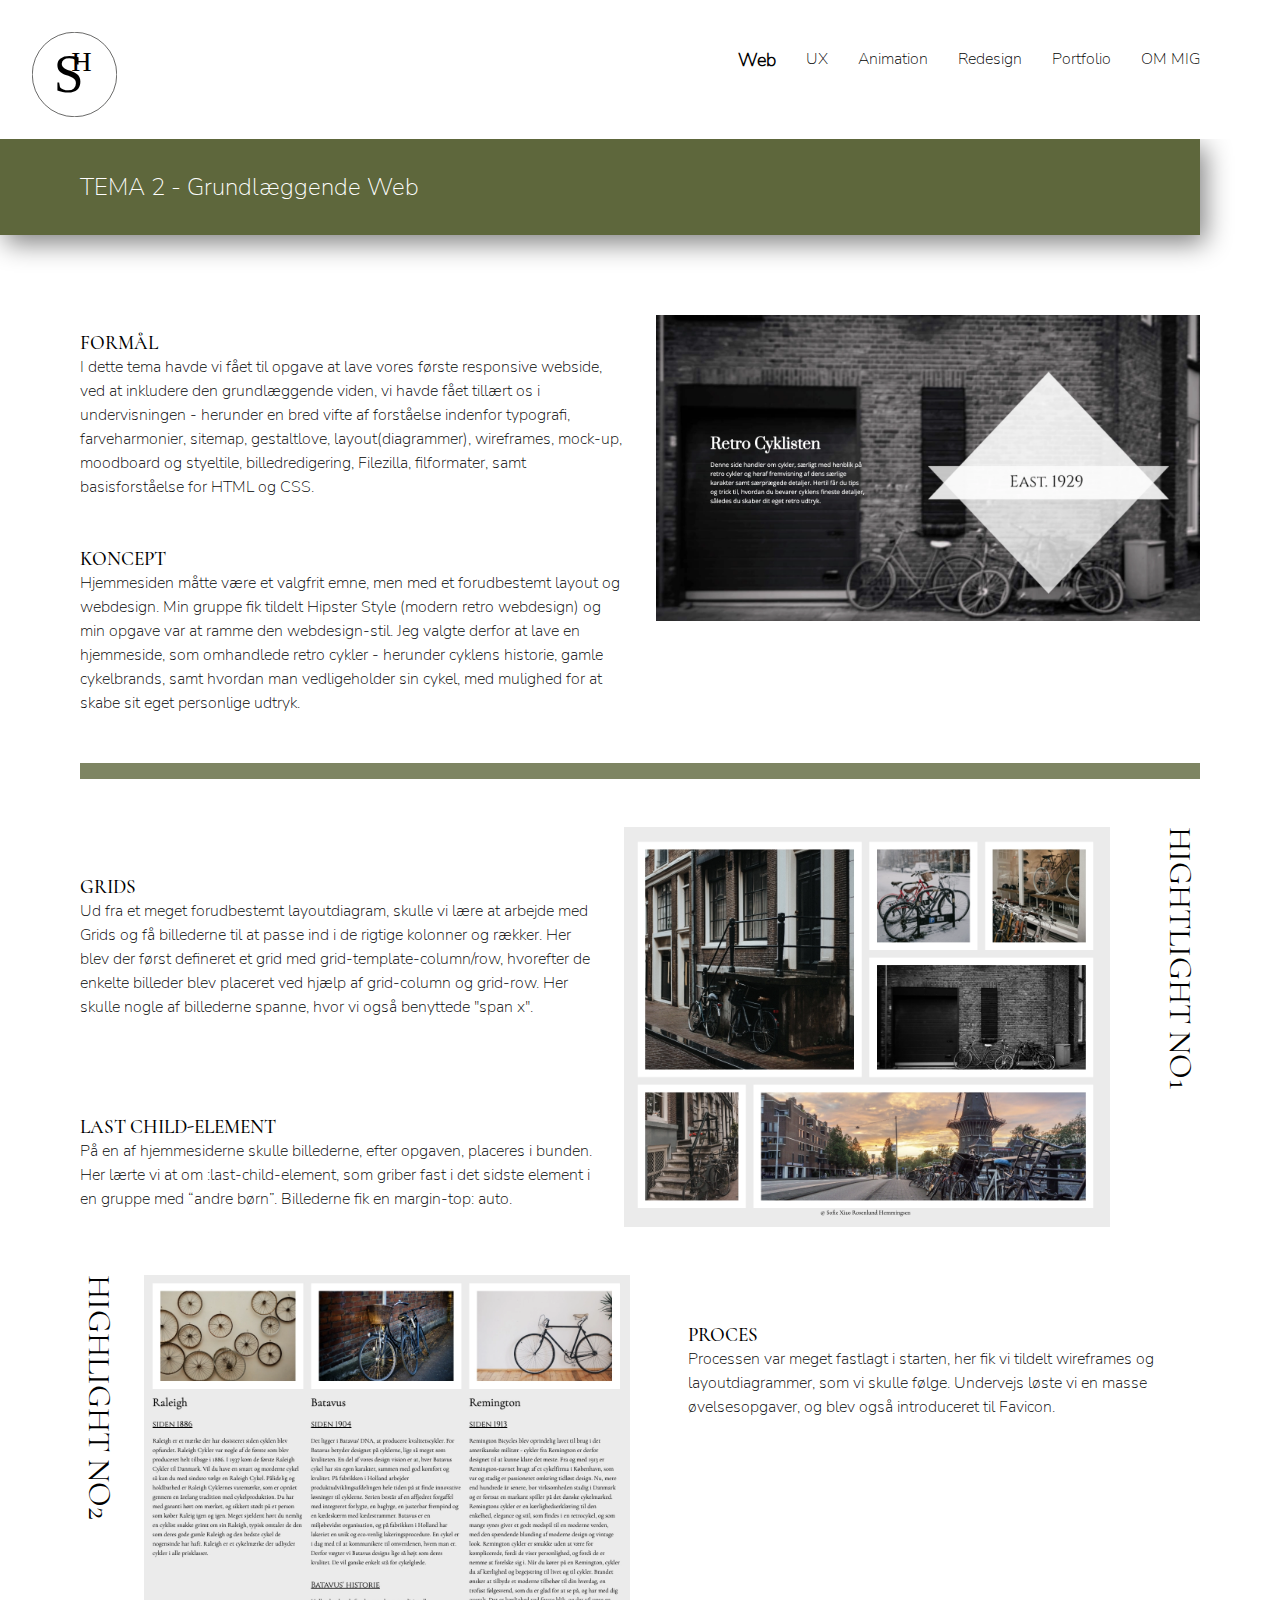
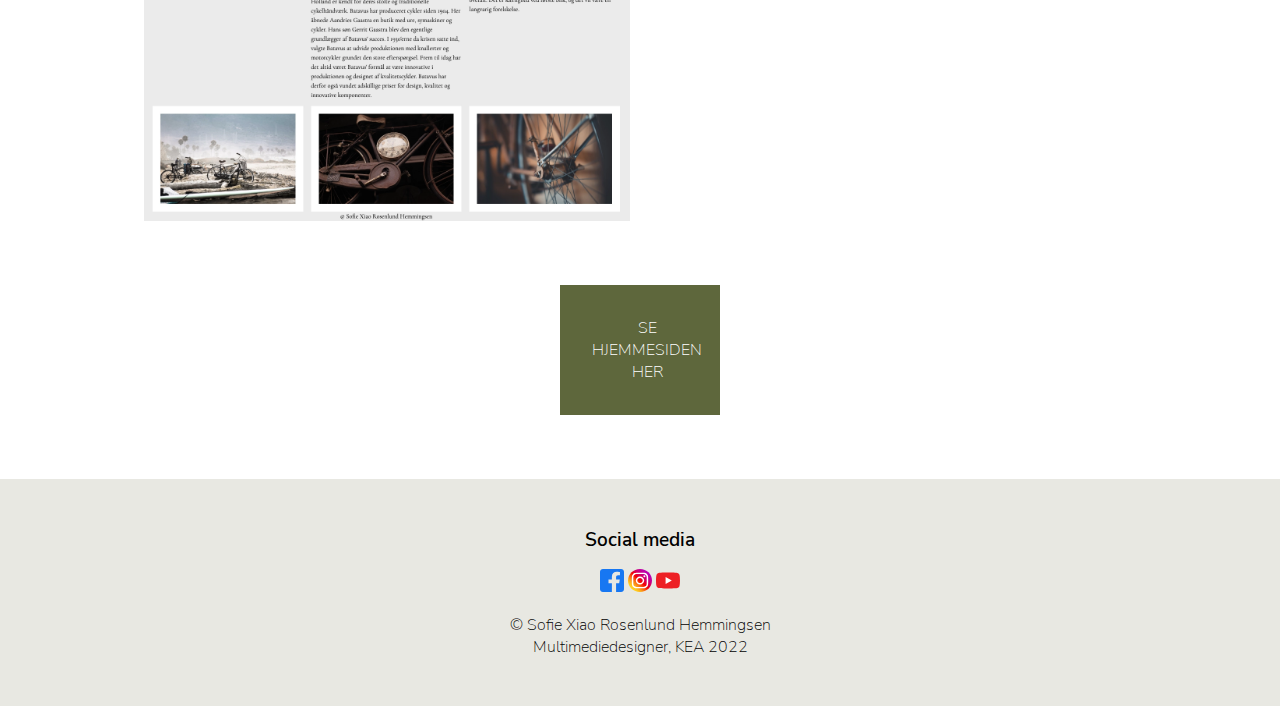
<file: web.html>
<!DOCTYPE html>
<html lang="da">
  <head>
    <meta charset="UTF-8" />
    <meta http-equiv="X-UA-Compatible" content="IE=edge" />
    <meta name="viewport" content="width=device-width, initial-scale=1.0" />
    <meta name="robots" content="noindex" />
    <link rel="icon" type="image/svg+xml" href="billeder/logo.svg" />
    <link rel="stylesheet" href="mutual_styles.css" />
    <link rel="stylesheet" href="styles.css" />
    <title>web</title>
  </head>
  <body>
    <header>
      <div class="navlogo">
        <a href="index.html"><img class="logo" width="64" height="64" src="billeder/logo.svg" alt="logo" /></a>
      </div>
      <nav class="menu-bar">
        <button class="toggle-btn">MENU</button>
        <ul>
          <li class="toggle_web"><a href="web.html">Web</a></li>
          <li><a href="ux.html">UX</a></li>
          <li><a href="animation.html">Animation</a></li>
          <li><a href="redesign.html">Redesign</a></li>
          <li><a href="portfolio.html">Portfolio</a></li>
          <li><a href="om.html">OM MIG</a></li>
        </ul>
      </nav>
    </header>
    <section class="grid0">
      <div class="tema_overskrift_web"></div>
      <div class="tema_navn"><h2>TEMA 2 - Grundlæggende Web</h2></div>
    </section>
    <main class="main_margin">
      <section class="grid1_web">
        <div class="formaal_web">
          <h3>FORMÅL</h3>
          <p>I dette tema havde vi fået til opgave at lave vores første responsive webside, ved at inkludere den grundlæggende viden, vi havde fået tillært os i undervisningen - herunder en bred vifte af forståelse indenfor typografi, farveharmonier, sitemap, gestaltlove, layout(diagrammer), wireframes, mock-up, moodboard og styeltile, billedredigering, Filezilla, filformater, samt basisforståelse for HTML og CSS.</p>

          <h3>KONCEPT</h3>
          <p>Hjemmesiden måtte være et valgfrit emne, men med et forudbestemt layout og webdesign. Min gruppe fik tildelt Hipster Style (modern retro webdesign) og min opgave var at ramme den webdesign-stil. Jeg valgte derfor at lave en hjemmeside, som omhandlede retro cykler - herunder cyklens historie, gamle cykelbrands, samt hvordan man vedligeholder sin cykel, med mulighed for at skabe sit eget personlige udtryk.</p>
        </div>
        <img class="splashbillede_web" width="2880" height="1620" src="billeder/web_splashbillede.webp" alt="splashbillede" />
      </section>
      <div class="containerline_web"></div>
      <section class="grid2_web">
        <div class="grids_web">
          <h3>GRIDS</h3>
          <p>Ud fra et meget forudbestemt layoutdiagram, skulle vi lære at arbejde med Grids og få billederne til at passe ind i de rigtige kolonner og rækker. Her blev der først defineret et grid med grid-template-column/row, hvorefter de enkelte billeder blev placeret ved hjælp af grid-column og grid-row. Her skulle nogle af billederne spanne, hvor vi også benyttede "span x".</p>
        </div>
        <div class="lastchild">
          <h3>LAST CHILD-ELEMENT</h3>
          <p>På en af hjemmesiderne skulle billederne, efter opgaven, placeres i bunden. Her lærte vi at om :last-child-element, som griber fast i det sidste element i en gruppe med “andre børn”. Billederne fik en margin-top: auto.</p>
        </div>
        <div class="hightlight1_web"><h1>HIGHTLIGHT NO1</h1></div>
        <img class="galleri_web" width="1280" height="1054" src="billeder/grids.webp" alt="galleri_web" />
      </section>

      <section class="grid3_web">
        <div class="hightlight2_web"><h1>HIGHLIGHT NO2</h1></div>
        <img class="lastchild_web" width="1248" height="1400" src="billeder/last_child.webp" alt="cyklebrands" />
        <div>
          <h3>PROCES</h3>
          <p>Processen var meget fastlagt i starten, her fik vi tildelt wireframes og layoutdiagrammer, som vi skulle følge. Undervejs løste vi en masse øvelsesopgaver, og blev også introduceret til Favicon.</p>
        </div>
        <div class="link_produkt"><a href="https://sofiexiao.dk/kea/02_web/04_responsive/responsive_v2/index.html">SE HJEMMESIDEN HER</a></div>
      </section>
    </main>
    <footer class="grid">
      <div class="footer">
        <h3>Social media</h3>
        <a href="https://www.facebook.com/sofie.hemmingsen.9/"> <img class="facebook" src="icon/fb.svg" alt="facebook" /></a>
        <a href="https://www.instagram.com/sofie.hemmingsen/?hl=da"> <img class="instagram" src="icon/ig.svg" alt="facebook" /></a>
        <a href="https://www.youtube.com/channel/UCoTUY1L_-8vrWvJdkS2fkWg"> <img class="youtube" src="icon/yt.svg" alt="facebook" /></a>
        <div class="copyright">
          &copy; Sofie Xiao Rosenlund Hemmingsen<br />
          Multimediedesigner, KEA 2022
        </div>
      </div>
    </footer>
    <script src="script.js"></script>
  </body>
</html>
</file>
<file: mutual_styles.css>
* {
  all: unset;

  display: revert;

  cursor: revert;

  box-sizing: border-box;
}

/*------------CSS VARIABLER--------*/
html {
  --orange: #c6964b;
  --lysgroen: #8b853f;
  --beige: #e5ded0;
  --moerkgroen: #5e673c;
  --lysbeige: #efebe2;
  --brun: #554331;
  --sort: #3e3d3d;

  /*gaps (margin og padding)*/
  --space-xs: 1rem;
  --space-s: 2rem;
  --space-m: 3rem;
  --space-l: 4rem;
  --space-xl: 5rem;
}

/*--------FONTE--------*/

@font-face {
  font-family: comorant_regular;
  font-display: swap; /*fortæller at fonten skal vises med det samme, når fonten er loaded, da denne font er en stor fil*/
  src: url(fonts/Cormorant/Cormorant-Regular.ttf);
}
@font-face {
  font-family: comorant_medium;
  font-display: swap;
  src: url(fonts/Cormorant/Cormorant-Medium.ttf);
}
@font-face {
  font-family: nunito;
  font-display: swap;
  src: url(fonts/Nunito_Sans/NunitoSans-ExtraLight.ttf);
}

@font-face {
  font-family: nunito_bold;
  font-display: swap;
  src: url(fonts/Nunito_Sans/NunitoSans-SemiBold.ttf);
}
h1 {
  font-size: 2rem;
  font-family: comorant_regular;
}
h2 {
  font-size: 1.5rem;
  font-family: nunito;
}

h3 {
  font-size: 1.2rem;
  font-family: comorant_medium;
}

p {
  font-family: nunito;
  line-height: 1.5rem;
}

a {
  font-family: nunito;
}

li {
  font-family: nunito;
}

/*---------EFFEKTER----------*/

.menu-bar a:hover {
  border-bottom: 1px solid black;
}

.grid0 {
  display: grid;
  grid-template-columns: 1fr 1fr;
}
.tema_overskrift_web,
.tema_overskrift_ux,
.tema_overskrift_ani,
.tema_overskrift_re,
.tema_overskrift_portfolio,
.tema_overskrift_om {
  box-shadow: 5px 8px 25px grey;
  padding: var(--space-s);
  margin-bottom: var(--space-m);
  grid-row: 1;
  grid-column: 1 / span 2;
  z-index: -1;

  animation-name: flyvtilsiden_kf;
  animation-duration: 2s;
}

@keyframes flyvtilsiden_kf {
  0% {
    transform: translateX(-200%);
  }

  100% {
    transform: translateX(0%);
  }
}

.tema_navn {
  grid-row: 1;
  grid-column: 1;
  color: white;
  padding: var(--space-s);
  padding-left: var(--space-m);
  margin-bottom: var(--space-m);
  white-space: nowrap;
}

/*---------GENEREL----------*/
.main_margin {
  margin-inline: var(--space-m);
}

/*------------MENU--------*/

header {
  background-color: white;
  display: flex;
  flex-flow: wrap; /*gør at tingene lægger sig under hinanden, når skærmen bliver for lille og tingene støder ind i hinanden og der ikke er plads*/
  justify-content: space-between;
}

.logo {
  padding: var(--space-xs);
  padding-top: var(--space-s);
  padding-left: var(--space-s);
  max-width: 90%;
}

nav ul {
  display: flex;
  gap: 30px;
  list-style: none;
  padding-bottom: var(--space-xs);
}

/*---------KNAP----------*/

.link_produkt {
  background-color: var(--moerkgroen);
  padding: var(--space-s);
  color: white;
  text-align: center;
  margin-top: var(--space-s);

  animation-name: puls_kf;
  animation-duration: 1.5s;
  animation-iteration-count: infinite;
  animation-direction: alternate-reverse;
}

@keyframes puls_kf {
  0% {
    transform: scale(0.9);
  }

  100% {
    transform: scale(1);
  }
}
/*---------FOOTER-----------*/

.grid {
  display: grid;
}
.footer {
  background-color: #e8e8e2;
  padding: var(--space-m);
  margin-top: var(--space-l);
  text-align: center;
}
.footer h3 {
  color: black;
  font-family: nunito_bold;
  margin-bottom: var(--space-xs);
}
.footer img {
  max-width: 7%;
}

.copyright {
  font-family: nunito;
  margin-top: var(--space-xs);
}

/*________________DESKTOP_________________*/

@media (min-width: 800px) {
  header {
    display: flex;
    justify-content: space-between;
  }



  nav ul {
    padding-top: var(--space-m);
    margin-right: var(--space-xl);
  }

  .toggle-btn {
    display: none;
  }

  .tema_overskrift_web,
  .tema_overskrift_ux,
  .tema_overskrift_ani,
  .tema_overskrift_re,
  .tema_overskrift_portfolio,
  .tema_overskrift_om {
    margin-right: var(--space-xl);
  }

  .tema_navn {
    padding-left: var(--space-xl);
  }
  /*----------KNAP--------*/
  .link_produkt {
    grid-column: 1 / span 3;
    margin-inline: 30rem;
  }
  /*-------FOOTER----------*/
  .footer img {
    max-width: 2%;
  }
}

/*-----------------BURGERMENU MOBILVERSION----------------*/
@media (max-width: 800px) {
  .toggle-btn {
    display: block; /* Vis knappen, når viewporten maksimalt er 600px */
    font-family: nunito;
    font-weight: bolder;
    cursor: pointer;
    padding-right: var(--space-s);
  }

  .menu-bar {
    display: contents; /* Fjern ".main-menu"-boksen fra ligningen, når viewporten maksimalt er 600px, men behold børnene, så disse deltager i flex-kontekten */
  }

  .menu-bar ul {
    display: none; /* Fjern menu-listen som standard */
  }

  .menu-bar.shown ul {
    /* Vis menu-listen, når klassen ".shown" er til stede */
    border-top: 1px solid #000;
    display: flex;
    white-space: nowrap;
    padding-top: var(--space-xs);
    gap: 1.3rem;
    flex: 1 1 100%; /*fortæller at teksten skal optage 100% af pladsen*/
    flex-flow: column;
  }

  nav ul {
    padding: var(--space-s);
  }
}
@media (min-width: 700px) {
  header {
    display: flex;
    flex-flow: wrap;
  }
}
</file>
<file: styles.css>
/*-----------------------------------------
-------------------INDEX.HTML------------------
-------------------------------------------------*/

@media (max-width: 800px) {
  .desktop_splashbillede {
    display: none;
  }
}
.index_body {
  background-image: url(billeder/splashmobile.webp);
  background-size: cover;
  max-width: 100%;
}

main {
  margin-inline: 0;
}

.index_indhold h1 {
  font-family: comorant_regular;
  color: white;
  white-space: nowrap;
  display: grid;
  justify-content: center;
  margin-top: var(--space-xl);
}

.index_indhold h3 {
  font-family: nunito;
  color: white;
  font-size: 1rem;
  white-space: nowrap;

  display: grid;
  justify-content: center;
  margin-right: 5.5rem;
  margin-bottom: 1.3rem;
}

.containerline_index {
  margin-bottom: var(--space-xs);
  padding: 0.3px;
  background-color: white;
  margin-right: 5rem;
  margin-left: 6.3rem;
}

section li a {
  font-family: nunito;
  color: white;
  margin-left: 6.5rem;
  line-height: 3rem;
}

/*-----------FOOTER----------*/
.footer_index {
  font-family: nunito;
  background-color: white;
  padding: var(--space-xs);
  font-size: 0.7rem;
  text-align: center;
  position: sticky;
  top: 100vh;
}
.index_body {
  min-height: 100vh;
}

/*________________DESKTOP_____________*/

@media (min-width: 800px) {
  .index_body {
    background-image: none;
  }
  section {
    display: grid;
    grid-template-columns: 1fr 1fr;
  }

  .index_overskrift h1 {
    display: grid;
    justify-items: center;
    margin-top: var(--space-l);
    color: black;
    padding-right: 10.5rem;
  }

  .index_overskrift h3 {
    display: grid;
    justify-content: center;
    color: black;
    padding-right: 10.5rem;
  }

  .containerline_index {
    background-color: black;
    margin-right: 10rem;
    margin-left: 9.7rem;
  }

  section li a {
    margin-left: 9.7rem;
    color: black;
  }

  .desktop_splashbillede {
    max-width: 80%;
    margin-left: var(--space-xl);
  }

  .desktop_splashbillede,
  .portfolio_index {
    animation-name: fadein_kf;
    animation-duration: 2s;
    animation-iteration-count: 1;
  }

  @keyframes fadein_kf {
    0% {
      opacity: 0;
    }
    100% {
      opacity: 1;
    }
  }

  /*-----------FOOTER----------*/
  .footer_index {
    font-family: nunito;
    background-color: white;
    padding: var(--space-xs);
    font-size: 0.7rem;
    text-align: center;
    position: sticky;
    top: 100vh;
    margin-top: var(--space-m);
  }
}

/*-----------------------------------------
-------------------WEB.HTML------------------
-------------------------------------------------*/

/*------------menu---------*/
.toggle_web {
  font-weight: bolder;
  font-size: large;
}

.tema_overskrift_web {
  background-color: var(--moerkgroen);
}
/*---------FORMÅL/KONCEPT----------*/

.grid1_web h3,
.grid2_web h3,
.grid3_web h3 {
  margin-top: var(--space-m);
}

.splashbillede_web {
  max-width: 100%;
  margin-top: var(--space-s);
}

.containerline_web {
  background-color: var(--moerkgroen);
  padding: 0.5rem;
  opacity: 0.8;
  margin-block: var(--space-m);
}

/*---------HIGHLIGHTS----------*/

.galleri_web,
.lastchild_web {
  max-width: 95%;
}

.hightlight1_web,
.hightlight2_web {
  margin-top: var(--space-s);
}
/*-------KNAP_______*/
.grid3_web {
  display: grid;
}
/*_______________DESKTOP_____________*/
@media (min-width: 800px) {
  .main_margin {
    margin-inline: var(--space-xl);
  }

  /*-------FORMÅL/KONCEPT--------*/

  .grid1_web {
    display: grid;
    grid-template-columns: 1fr 1fr;
    gap: 2rem;
  }

  .splashbillede_web {
    grid-column: 2;
  }

  /*-------HIGHTLIGHTS--------*/
  .grid2_web {
    display: grid;
    grid-template-columns: 1fr 1fr 2rem;
    gap: var(--space-s);
  }

  .lastchild {
    grid-column: 1;
  }

  .galleri_web {
    grid-column: 2;
    grid-row: 1 / span 2;
  }

  .hightlight1_web {
    writing-mode: vertical-rl;
    grid-column: 3;
    grid-row: 1 / span 2;
    margin-top: 0;
  }

  .grid3_web {
    display: grid;
    grid-template-columns: 2rem 1fr 1fr;
    margin-top: var(--space-m);
    gap: var(--space-s);
  }

  .hightlight2_web {
    writing-mode: vertical-lr;
    grid-row: 1;
    place-self: start;
    margin-top: 0;
  }

  .lastchild_web {
    grid-column: 2;
  }
}

/*-----------------------------------------
-------------------UX.HTML------------------
--------------------------------------------*/

/*------------menu---------*/
.toggle_ux {
  font-weight: bolder;
  font-size: large;
}

.tema_overskrift_ux {
  background-color: var(--lysgroen);
}

/*-------FORMÅL/KONCEPT---------*/

.grid1_ux h3,
.grid2_ux h3,
.grid3_ux h3,
.grid4_ux h3 {
  margin-top: var(--space-m);
}

.ux_forside {
  max-width: 100%;
  margin-top: var(--space-s);
}

.containerline_ux {
  background-color: var(--lysgroen);
  opacity: 0.8;
  padding: 0.5rem;
  margin-block: var(--space-m);
}

/*--------HIGHLIGHTS---------*/

.pakkeloesninger_billede {
  max-width: 100%;
  margin-top: var(--space-xs);
}

.highlights_ux {
  margin-top: var(--space-xs);
}

/*--------HIGHLIGHTS---------*/
.moodboard_billede_ux {
  max-width: 100%;
  margin-top: var(--space-xs);
}

.proces_ux {
  margin-top: var(--space-s);
}

.grid3_ux {
  display: grid;
}

/*--------UX_PICTH_DECK---------*/
.grid4_ux ul {
  margin-block: var(--space-xs);
  list-style-type: circle;
}
.ux_pitchdeck_billede {
  max-width: 100%;
}

/*_____________DESKTOP_____________*/

@media (min-width: 800px) {
  /*--------FORMÅL/KONCEPT---------*/
  .grid1_ux {
    display: grid;
    gap: var(--space-s);
  }

  .formaal_koncept_ux {
    grid-column: 1;
  }

  .ux_forside {
    grid-column: 2;
  }
  /*--------HIGHLIGHTS---------*/

  .grid2_ux {
    display: grid;
    gap: var(--space-s);
    grid-template-columns: 2rem 1fr 1fr;
  }

  .highlights_indhold_ux {
    grid-column: 3;
    margin-bottom: var(--space-s);
  }

  .highlights_ux {
    grid-column: 1;
    grid-row: 1;
    writing-mode: vertical-lr;
    place-self: start;
  }
  .pakkeloesninger_billede {
    grid-column: 2;
    grid-row: 1;
  }

  /*--------PROCES---------*/

  .grid3_ux {
    display: grid;
    grid-template-columns: 1fr 1fr 2rem;
    gap: var(--space-s);
  }

  .proces_ux {
    grid-column: 3;
    writing-mode: vertical-rl;
    margin-top: var(--space-s);
  }
  .moodboard_billede_ux {
    max-width: 100%;
    grid-column: 2;
    grid-row: 1;
    margin-top: var(--space-s);
  }

  /*--------UX_PICTH_DECK---------*/

  .overskrift_ux {
    display: grid;
    justify-content: center;
    margin-bottom: var(--space-m);
    margin-top: var(--space-m);
  }
  .grid4_ux {
    display: grid;
    grid-template-columns: 1fr 1fr;
    gap: 2rem;
  }
  .feedback_ux {
    grid-row: 2;
    grid-column: 1;
  }

  .feedback_ux li {
    line-height: var(--space-s);
  }
  .ux_pitchdeck_billede {
    max-width: 100%;
    grid-column: 2;
    grid-row: 1 / span 2;
    margin-top: var(--space-m);
  }
}

/*-----------------------------------------
-------------------ANIMATION.HTML------------
--------------------------------------------*/

/*------------menu---------*/
.toggle_animation {
  font-weight: bolder;
  font-size: large;
}
.tema_overskrift_ani {
  background-color: var(--orange);
}

/*----------FORMÅL/KONCEPT---------*/

.grid1_ani h3,
.grid2_ani h3,
.grid3_ani h3 {
  margin-top: var(--space-m);
}

.spilforside_billede {
  max-width: 100%;
  margin-top: var(--space-s);
}

.containerline_ani {
  background-color: var(--orange);
  padding: 0.5rem;
  opacity: 0.8;
  margin-block: var(--space-m);
}

/*----------HIGHTLIGHTS-----------*/
.grid2_ani {
  display: grid;
  gap: 2rem;
}
.css_billede_ani {
  max-width: 100%;
  grid-row: 3;
  margin-top: var(--space-xs);
}

.javascript_billede_ani {
  max-width: 100%;
  margin-top: var(--space-xs);
}

/*----------PROCES-----------*/
.grid3_ani {
  display: grid;
}
.grid3_ani h1 {
  margin-top: var(--space-m);
}

.bjoerne_skitse {
  background-color: lightgray;
  padding: var(--space-s);
  display: flex;
  overflow-x: scroll;
  margin-top: var(--space-m);
}

.bjoerne_skitse img {
  max-width: 100%;
}

/*_____________DESKTOP______________*/
@media (min-width: 800px) {
  /*----------FORMÅL/KONCEPT---------*/

  .grid1_ani {
    display: grid;
    gap: 2rem;
    grid-template-columns: 1fr 1fr;
  }
  .formaal_koncept_ani {
    grid-column: 1;
  }

  .spilforside_billede {
    grid-column: 2;
  }

  /*----------HIGHTLIGHTS---------*/
  .grid2_ani {
    display: grid;
    grid-template-columns: 2rem 1fr 1fr;
  }
  .highlights_ani {
    grid-column: 1;
    writing-mode: vertical-lr;
    place-self: start;
    margin-top: var(--space-m);
  }

  .css_billede_ani {
    grid-column: 2;
    grid-row: 2;
    max-width: 50%;
  }

  /*----------PROCES---------*/
  .grid3_ani {
    display: grid;
    grid-template-columns: 1fr 2rem 1fr;
    gap: 1rem;
    margin-top: var(--space-m);
  }
  .proces_ani {
    grid-column: 2;
    writing-mode: vertical-lr;
    place-self: start;
  }

  .bjoerne_skitse {
    width: 80%;
    margin-left: var(--space-l);
    grid-row: 1;
  }
}

/*-----------------------------------------
-------------------REDESIGN.HTML-------------
--------------------------------------------*/

/*------------menu---------*/
.toggle_redesign {
  font-weight: bolder;
  font-size: large;
}

.tema_overskrift_re {
  background-color: var(--brun);
}

.grid1_re h3,
.grid2_re h3,
.grid3_re h3,
.grid4_re h3,
.grid5_re h3 {
  margin-top: var(--space-m);
}

/*------------FORMÅL---------*/
.grid1_re {
  display: grid;
  background-color: var(--lysbeige);
  padding: var(--space-s);
  padding-top: 0;
}

/*------------KONCEPT---------*/
.grid2_re p {
  margin-bottom: var(--space-xs);
}
.pilot_video {
  max-width: 100%;
}

.grid3_re p {
  margin-bottom: var(--space-xs);
}

.intro_video {
  max-width: 100%;
}

.containerline_re {
  background-color: var(--brun);
  padding: 0.5rem;
  opacity: 0.8;
  margin-block: var(--space-m);
}

/*------------HIGHLIGHTS---------*/
.grid4_re p {
  margin-bottom: var(--space-xs);
}

.burgermenu_billede {
  max-width: 100%;
}

.grid_billede_re {
  max-width: 100%;
}

/*------------PROCES---------*/
.grid5_re h1 {
  margin-top: var(--space-l);
}

.grid5_re p {
  margin-bottom: var(--space-xs);
}

.proces_redesign {
  max-width: 100%;
}
.pink_jesus_video {
  max-width: 100%;
}

/*------------KNAP---------*/
.link_produkt {
  display: grid;
}

/*_________________DESKTOP______________*/

/*------------FORMÅL---------*/
@media (min-width: 800px) {
  .grid1_re {
    display: grid;
    grid-template-columns: 1fr 1fr;
    padding-inline: var(--space-l);
    gap: 1.5rem;
    padding-bottom: var(--space-m);
  }

  .indhold1_re {
    grid-column: 1;
  }

  .indhold2_re {
    grid-column: 2;
  }

  /*------------KONCEPT---------*/

  .grid2_re {
    display: grid;
    grid-template-columns: 1fr 1fr;
    gap: 2rem;
  }
  .koncept1_indhold_re {
    grid-column: 1;
    margin-top: var(--space-s);
  }

  .pilot_video {
    grid-column: 1;
    max-width: 100%;
  }

  .koncept2_indhold_re {
    grid-column: 2;
    margin-top: var(--space-s);
    grid-row: 1;
  }
  .intro_video {
    grid-column: 2;
    max-width: 100%;
  }

  /*------------HIGHLIGHTS---------*/

  .grid4_re {
    display: grid;
    grid-template-columns: 2rem 1fr 1fr;
    gap: 2rem;
  }

  .highlights_re {
    grid-column: 1;
    writing-mode: vertical-lr;
    place-self: start;
  }

  .burger_indhold_re {
    grid-column: 2;
  }

  .burger_indhold_re h3 {
    margin-top: 0;
  }

  .burgermenu_billede {
    grid-column: 3;
    max-width: 80%;
    margin-left: auto;
  }

  .index_indhold_re {
    grid-column: 2;
  }

  .index_indhold_re h3 {
    margin-top: 0;
  }
  .grid_billede_re {
    grid-column: 3;
    max-width: 89%;
    margin-left: auto;
  }

  /*------------PROCES---------*/
  .grid5_re {
    display: grid;
    grid-template-columns: 1fr 2rem 1fr;
    margin-block: var(--space-m);
    gap: 1rem;
    margin-top: var(--space-xl);
  }

  .highlight_ukirke {
    grid-column: 2;
    writing-mode: vertical-rl;
    margin-top: -4rem;
  }

  .pink_jesus_video {
    grid-column: 1;
    grid-row: 1;
  }

  .proces_indhold_re {
    grid-column: 3;
  }

  .proces_indhold_re h3 {
    margin-top: 0;
  }

  .link_produkt {
    margin-top: var(--space-s);
  }
}

/*-----------------------------------------
-------------------PORTFOLIO.HTML------------
--------------------------------------------*/

/*------------menu---------*/
.toggle_portfolio {
  font-weight: bolder;
  font-size: large;
}

.tema_overskrift_portfolio {
  background-color: var(--sort);
}

/*------------FORMÅL/KONCEPT---------*/

.grid1_pf h3,
.grid2_pf h3,
.grid3_pf h3 {
  margin-top: var(--space-m);
}

.formaal_pf {
  background-color: var(--moerkgroen);
  color: white;
  padding: var(--space-m);
}

.formaal_pf h3 {
  margin-top: 0;
}

/*------------HIGHLIGHTS---------*/
.highlights_pf {
  margin-top: var(--space-xl);
}

.burgermenu_pf h3 {
  margin-top: var(--space-xs);
}
.laes_mere_her {
  font-weight: bolder;
  text-decoration: underline;
}

.containerline_pf {
  background-color: var(--sort);
  padding: 0.5rem;
  opacity: 0.8;
  margin-block: var(--space-m);
}
/*------------PROCES---------*/
.proces_indhold_pf {
  margin-top: var(--space-xl);
}

.moodboard_indhold_pf h3 {
  margin-top: var(--space-xs);
}

.moodboard_pf {
  max-width: 100%;
  margin-top: var(--space-m);
  margin-bottom: var(--space-xs);
}

.adobe_color_pf {
  max-width: 100%;
}
/*____________DESKTOPVERSION_______________*/
@media (min-width: 800px) {
  /*------------FORMÅL/KONCEPT---------*/
  .grid1_pf {
    display: grid;
    grid-template-columns: 1fr 1fr;
    gap: 2rem;
  }

  /*------------HIGHLIGHTS---------*/
  .grid2_pf {
    display: grid;
    grid-template-columns: 1fr 1fr;
    grid-template-rows: 1fr;
  }

  .highlights_pf {
    display: none;
  }

  .burgermenu_pf {
    margin-top: var(--space-m);
    margin-inline: var(--space-xs);
  }

  /*------------PROCES---------*/

  .grid3_pf {
    display: grid;
    grid-template-columns: 1fr 1fr;
    grid-template-rows: 1fr 1fr;
    gap: 2rem;
  }

  .proces_indhold_pf {
    background-color: var(--lysbeige);
    padding: var(--space-l);
    grid-column: 2;
    grid-row: 1 / span 2;
    margin-top: 0;
  }

  .farver_indhold_pf {
    grid-column: 1;
    grid-row: 2;
  }

  .moodboard_pf {
    grid-column: 1;
    grid-row: 1;
  }

  .adobe_color_pf {
    grid-column: 1;
  }
}

/*-----------------------------------------
-------------------OM.HTML------------
--------------------------------------------*/

/*------------menu---------*/
.toggle_om {
  font-weight: bolder;
  font-size: large;
}
/*------------container1---------*/

.container1_om {
  background-color: var(--orange);
  box-shadow: 5px 8px 25px grey;
  padding: var(--space-m);
  display: grid;
  margin-block: var(--space-s);
}
.container1_om img {
  border-radius: 50%;
  width: 50%;
}

.container1_om h3,
.container2_om h3 {
  color: white;
  margin-top: var(--space-s);
}

.container1_om p,
.container2_om p {
  color: white;
}

/*------------container2---------*/
.container2_om {
  background-color: var(--lysgroen);
  box-shadow: 5px 8px 25px grey;
  padding-block: var(--space-xs);
  padding-bottom: var(--space-s);
  padding-left: var(--space-s);
  margin-bottom: var(--space-s);
}

/*------------container3---------*/

.container3_om {
  background-color: var(--beige);
  box-shadow: 5px 8px 25px grey;
  padding: var(--space-s);
}

.container3_om h1 {
  margin-bottom: var(--space-xs);
}
.container3_om p {
  color: black;
}

.beskrivelse1_om {
  margin-bottom: var(--space-xs);
}

/*----------DESKTOP-----------*/

@media (min-width: 800px) {
  /*----------container1-----------*/

  .container1_om {
    margin-right: var(--space-m);
    margin-top: 0;
  }
  .grid1_om {
    display: grid;
    grid-template-columns: 30rem 1fr;
  }
  .selvportraet {
    max-width: 50%;
  }

  /*----------container2-----------*/
  .container2_om {
    display: grid;
    grid-template-columns: 1fr 1fr;
    padding-left: var(--space-l);
  }

  .indhold_col1_om {
    grid-column: 1;
  }
  .indhold_col2_om {
    grid-column: 2;
  }
  /*----------PROFILBESKRIVELSE-----------*/
  .container3_om {
    padding: var(--space-l);
    padding-inline: var(--space-m);
    padding-right: var(--space-xl);
    display: grid;
    grid-template-columns: 1fr 1fr;
    gap: 2rem;
  }

  .beskrivelse1_om {
    grid-column: 1;
  }

  .beskrivelse2_om {
    grid-column: 2;
  }
}
</file>
